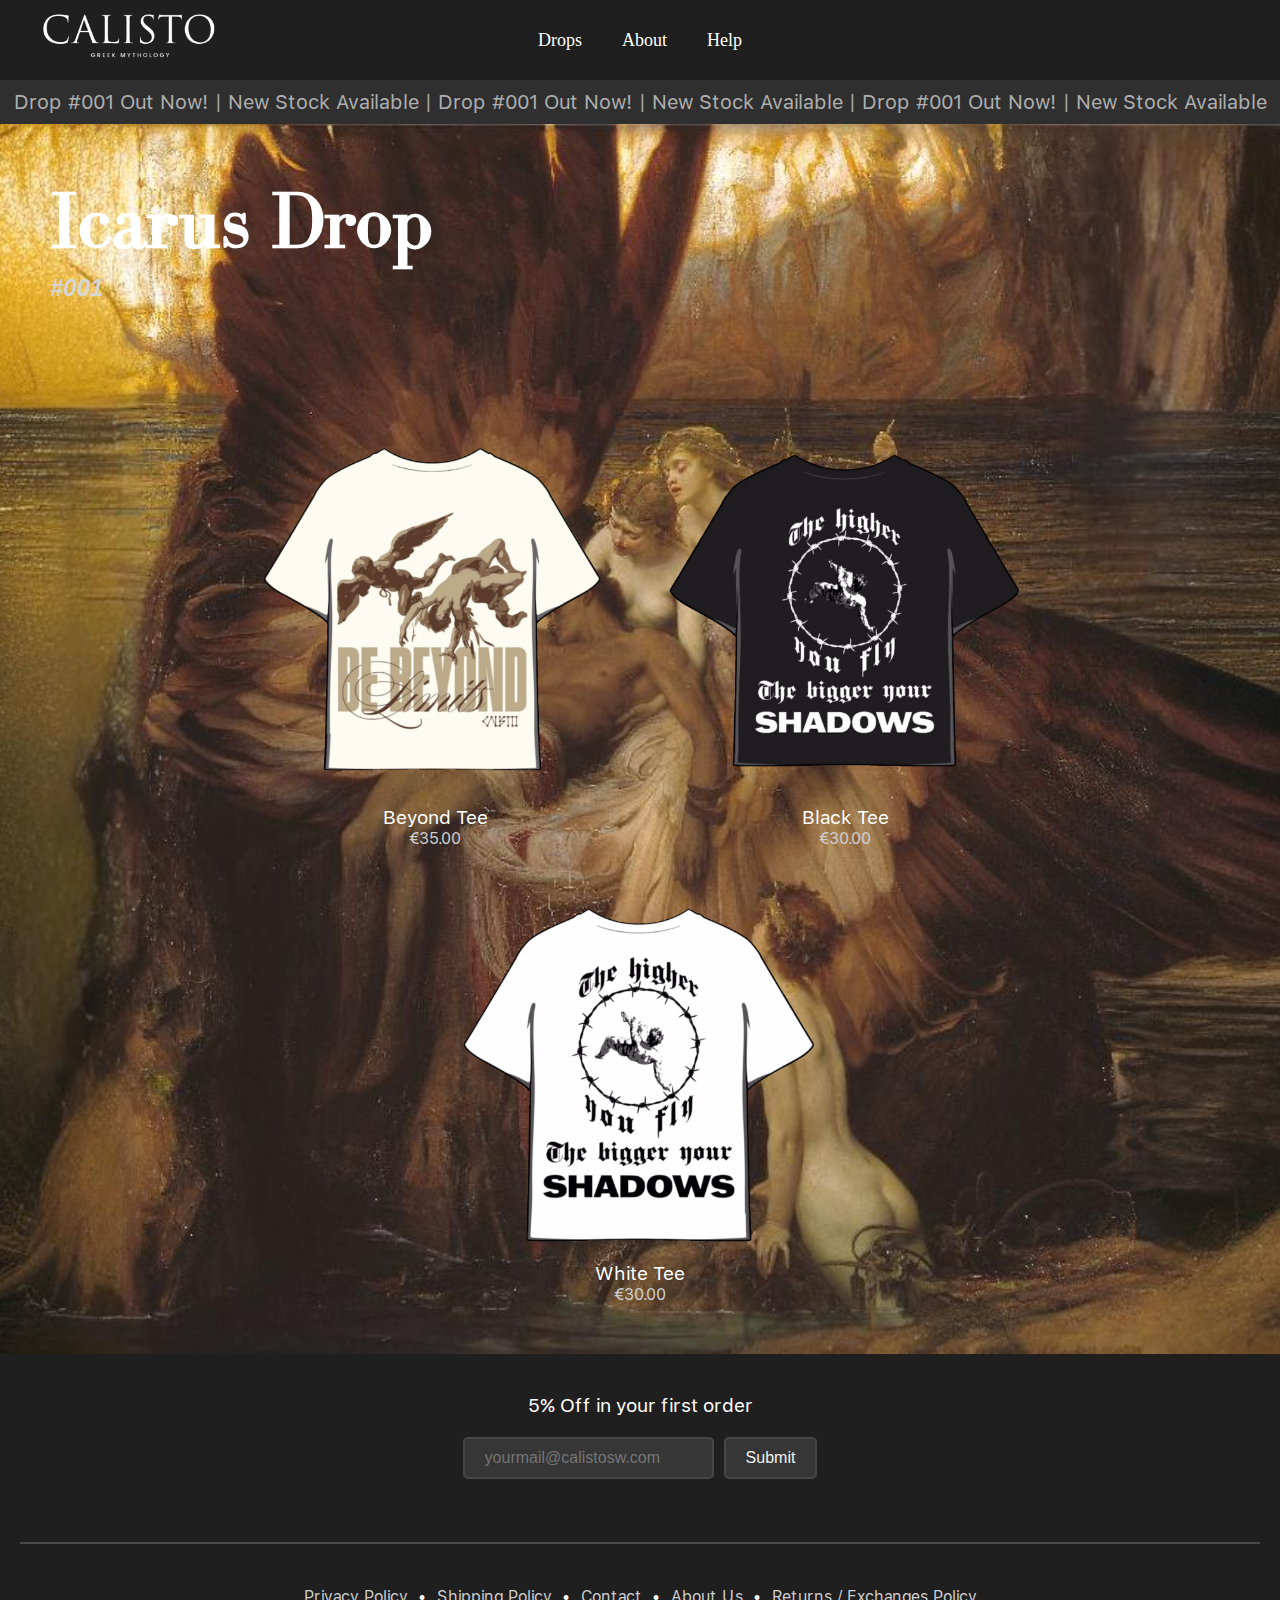
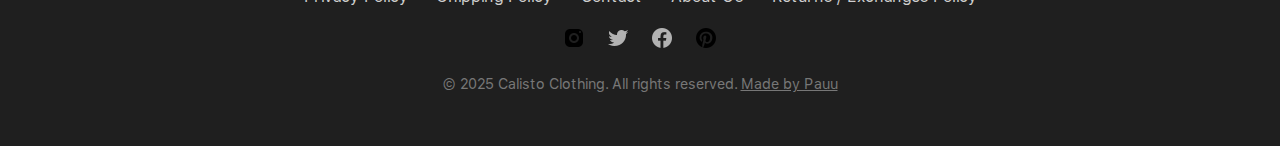
<file: index.htm>
<!DOCTYPE html>
<html lang="es">
<head>
  <meta charset="UTF-8" />
  <meta name="viewport" content="width=device-width, initial-scale=1.0"/>
  <title>Calisto Shop</title>
  <link rel="icon" type="image/x-icon" href="images/favicon.png"/>
  <style>
@font-face {
  font-family: Fenix;
  src: url('fonts/sf-pro-text-9.ttf');
}
@font-face {
  font-family: Titles;
  src: url('fonts/medio.ttf');
}

body {
  margin: 0;
  background-color: #1f1f1f;
  color: white;
  font-family: Arial, sans-serif;
}
/*Header*/
header {
  position: relative;
  background-color: #1f1f1f;
  height: 80px;
  padding: 0 40px;
  font-family: Perpetua Titling MT;
}

.logo {
  position: absolute;
  left: 40px;
  top: 50%;
  transform: translateY(-50%);
}

.logo img {
  height: 60px;
}


.navcenter {
  position: absolute;
  top: 50%;
  left: 50%;
  transform: translate(-50%, -50%);
}

.navcenter ul {
  display: flex;
  gap: 40px;
  list-style: none;
  margin: 0;
  padding: 0;
}

.navcenter li {
  position: relative;
  font-size: 18px;
  cursor: pointer;
  padding: 5px 0;
}

.navcenter li a {
  color: white;
  text-decoration: none;
  position: relative;
}

.navcenter li a::after {
  content: '';
  position: absolute;
  left: 50%;
  bottom: 0;
  width: 0;
  height: 2px;
  background-color: white;
  transform: translateX(-50%);
  transition: width 0.3s ease;
}

.navcenter li a:hover::after {
  width: 100%;
}


/* ARTICLE */
article {
  background-image: url("images/background.png");
  background-repeat: no-repeat;
  background-position: center;
  background-size: cover;
  min-height: 832px;
  padding: 50px;
  text-align: left;
}

article h1 {
  font-size: 5rem;
  font-family: Titles;
  margin: 0;
}

article h3 {
  font-size: 1.5rem;
  font-style: italic;
  color: rgb(214, 214, 214);
  margin-top: -10px; 
}

.productitem {
  margin-top: 120px;
  display: flex;
  justify-content: center;
  gap: 30px;
  flex-wrap: wrap;
  margin-bottom: 0px;
}

.productitem img {
  width: 380px;
}

.product {
  text-align: center;
  font-family: Fenix;
}
.productitem img:hover {
  transform: translate3D(0,0,0) scale(1.1);
  transition-timing-function: linear;
  transition: all .6s ease;
}
.product-name {
  margin: 0px 0 0px;
  font-size: 1.2rem;
}

.product-price {
  margin: 0;
  color: #cfcfcf;
  font-size: 1rem;
}


/* FOOTER */
footer {
  padding: 40px 20px;
  background-color: #1f1f1f;
  text-align: center;
  font-family: Fenix;
  font-size: 1.2rem;
}

footer form {
  margin: 20px 0;
  display: flex;
  flex-wrap: wrap;
  gap: 10px;
  justify-content: center;
}

.footer-links {
  display: flex;
  justify-content: center;
  gap: 10px;
  list-style: none;
  padding: 0;
  margin: 0;
  font-size: 1rem;
}

.footer-links a {
  color: #cfcfcf;
  text-decoration: none;
}
.nostyle{
  color: #777;
  text-decoration: underline;
}
.social-icons {
  margin: 20px 0;
  display: flex;
  justify-content: center;
  gap: 20px;
}

.social-icons img {
  width: 24px;
  height: 24px;
  filter: brightness(0.7);
  transition: filter 0.3s;
}

.social-icons img:hover {
  filter: brightness(1);
}

.footer-copy {
  color: #777;
  text-align: center;
  font-size: 0.9rem;
  margin-top: 10px;
}

.inputcont {
  border-radius: 5px;
  color: #f1f1f1;
  padding: 10px 20px;
  border: 2px solid #464646;
  font-size: 16px;
  background-color: #363636;
}

footer ul {
  display: flex;
  flex-wrap: wrap;
  justify-content: center;
  gap: 15px;
  padding: 0;
  margin: 0;
  list-style: none;
  font-size: 1rem;
}
.banner {
  width: 100%;
  background-color: #2f2f2f;
  color: #afafaf;
  font-size: 20px;
  text-align: center;
  padding: 10px 0;
  position: relative;
  overflow: hidden;
  font-family: Fenix;
}

.banner-content {
  display: inline-block;
  white-space: nowrap;
  animation: move-banner 20s linear infinite;
  font-family: Fenix;
}

@keyframes move-banner {
  0% {
    transform: translateX(100%);
  }
  100% {
    transform: translateX(-100%);
  }
}

hr {
  border: none;
  border-top: 2px solid rgb(73, 73, 73);
  margin: 20px 0;
}

.footer-links {
  display: flex;
  flex-wrap: wrap;
  justify-content: center;
  gap: 10px;
  padding: 0;
  margin: 0;
  list-style: none;
  font-size: 1rem;
}
  </style>
  
</head>
<body>

  <header>
    <div class="logo">
      <a href="index.htm"><img src="images/logo.png" alt="Logo" ></a>
    </div>
    <nav class="navcenter">
      <ul>
        <li><a href="drops.htm">Drops</a></li>
        <li><a href="about.htm">About</a></li>
        <li><a href="help.htm">Help</a></li>
      </ul>
    </nav>
  </header>

  <div class="banner">
    <div class="banner-content">
      Drop #001 Out Now! | New Stock Available | Drop #001 Out Now! | New Stock Available | Drop #001 Out Now! | New Stock Available
    </div>
  </div>

  <article>
    <h1>Icarus Drop</h1>
    <br>
    <h3>#001</h3>
    <div class="productitem">
    <div class="product">
      <img src="images/beyondtee.png" alt="Beyond Tee">
      <p class="product-name">Beyond Tee</p>
      <p class="product-price">€35.00</p>
    </div>
    <div class="product">
      <img src="images/blacktee.png" alt="Black Tee">
      <p class="product-name">Black Tee</p>
      <p class="product-price">€30.00</p>
    </div>
    <div class="product">
      <img src="images/whitetee.png" alt="White Tee">
      <p class="product-name">White Tee</p>
      <p class="product-price">€30.00</p>
    </div>
  </div>
  </article>
  

  <footer>
    
    <div>5% Off in your first order</div>
    <form action="mailto:leandrezgo@esat-alumni.com" method="post" enctype="text/plain" name="form1">
      <input class="inputcont" type="email" placeholder="yourmail@calistosw.com">
      <input class="inputcont" type="submit" value="Submit">
    </form>
    <br>
    <hr>
    <br>
    <ul class="footer-links">
      <li><a href="#">Privacy Policy</a></li>
      <li>•</li>
      <li><a href="#">Shipping Policy</a></li>
      <li>•</li>
      <li><a href="help.htm">Contact</a></li>
      <li>•</li>
      <li><a href="#">About Us</a></li>
      <li>•</li>
      <li><a href="#">Returns / Exchanges Policy</a></li>
    </ul>
  
    <div class="social-icons">
      <a href="#"><img src="images/instagram.png" alt="Instagram"></a>
      <a href="#"><img src="images/twitter.png" alt="Twitter"></a>
      <a href="#"><img src="images/facebook.png" alt="Facebook"></a>
      <a href="#"><img src="images/pinterest.png" alt="Pinterest"></a>
    </div>
  
    <p class="footer-copy">© 2025 Calisto Clothing. All rights reserved. <a class="nostyle" href="pdf.htm">Made by Pauu</a></p>
  </footer>
    
</body>
</html>
</file>
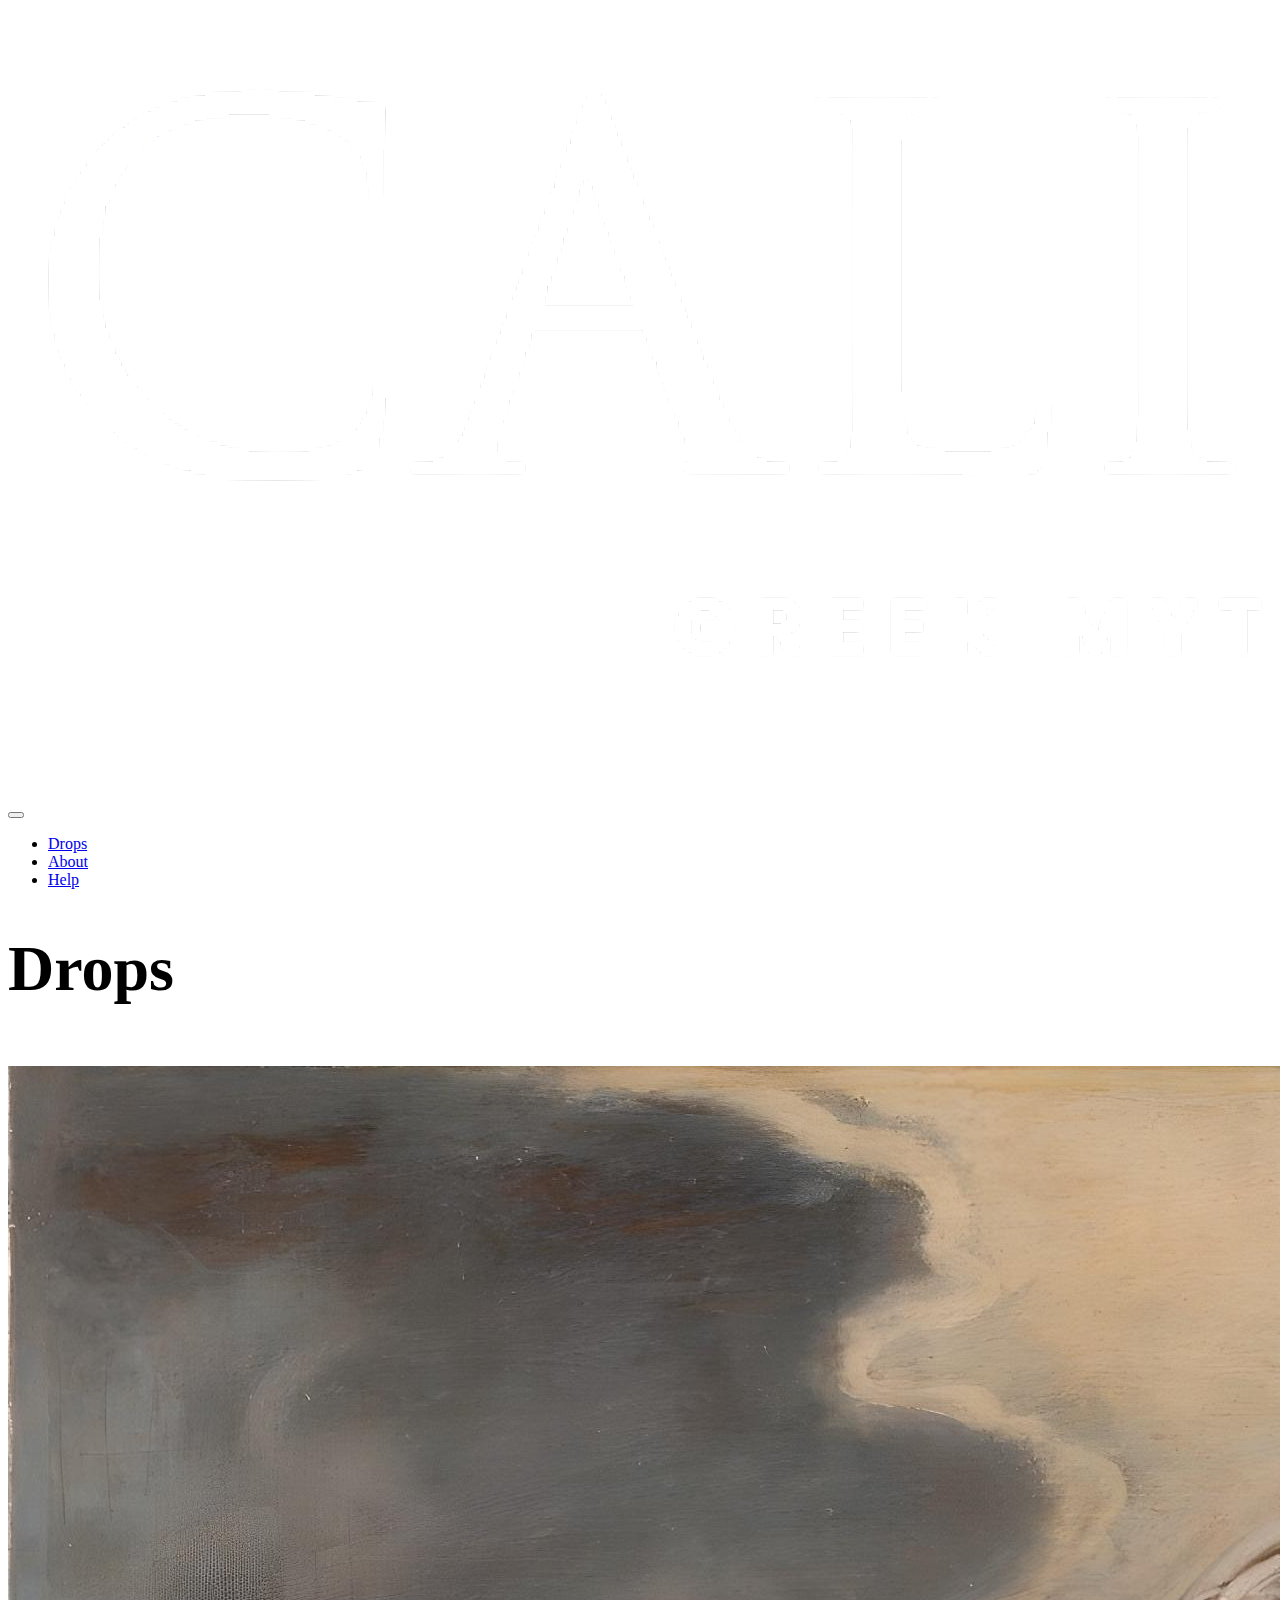
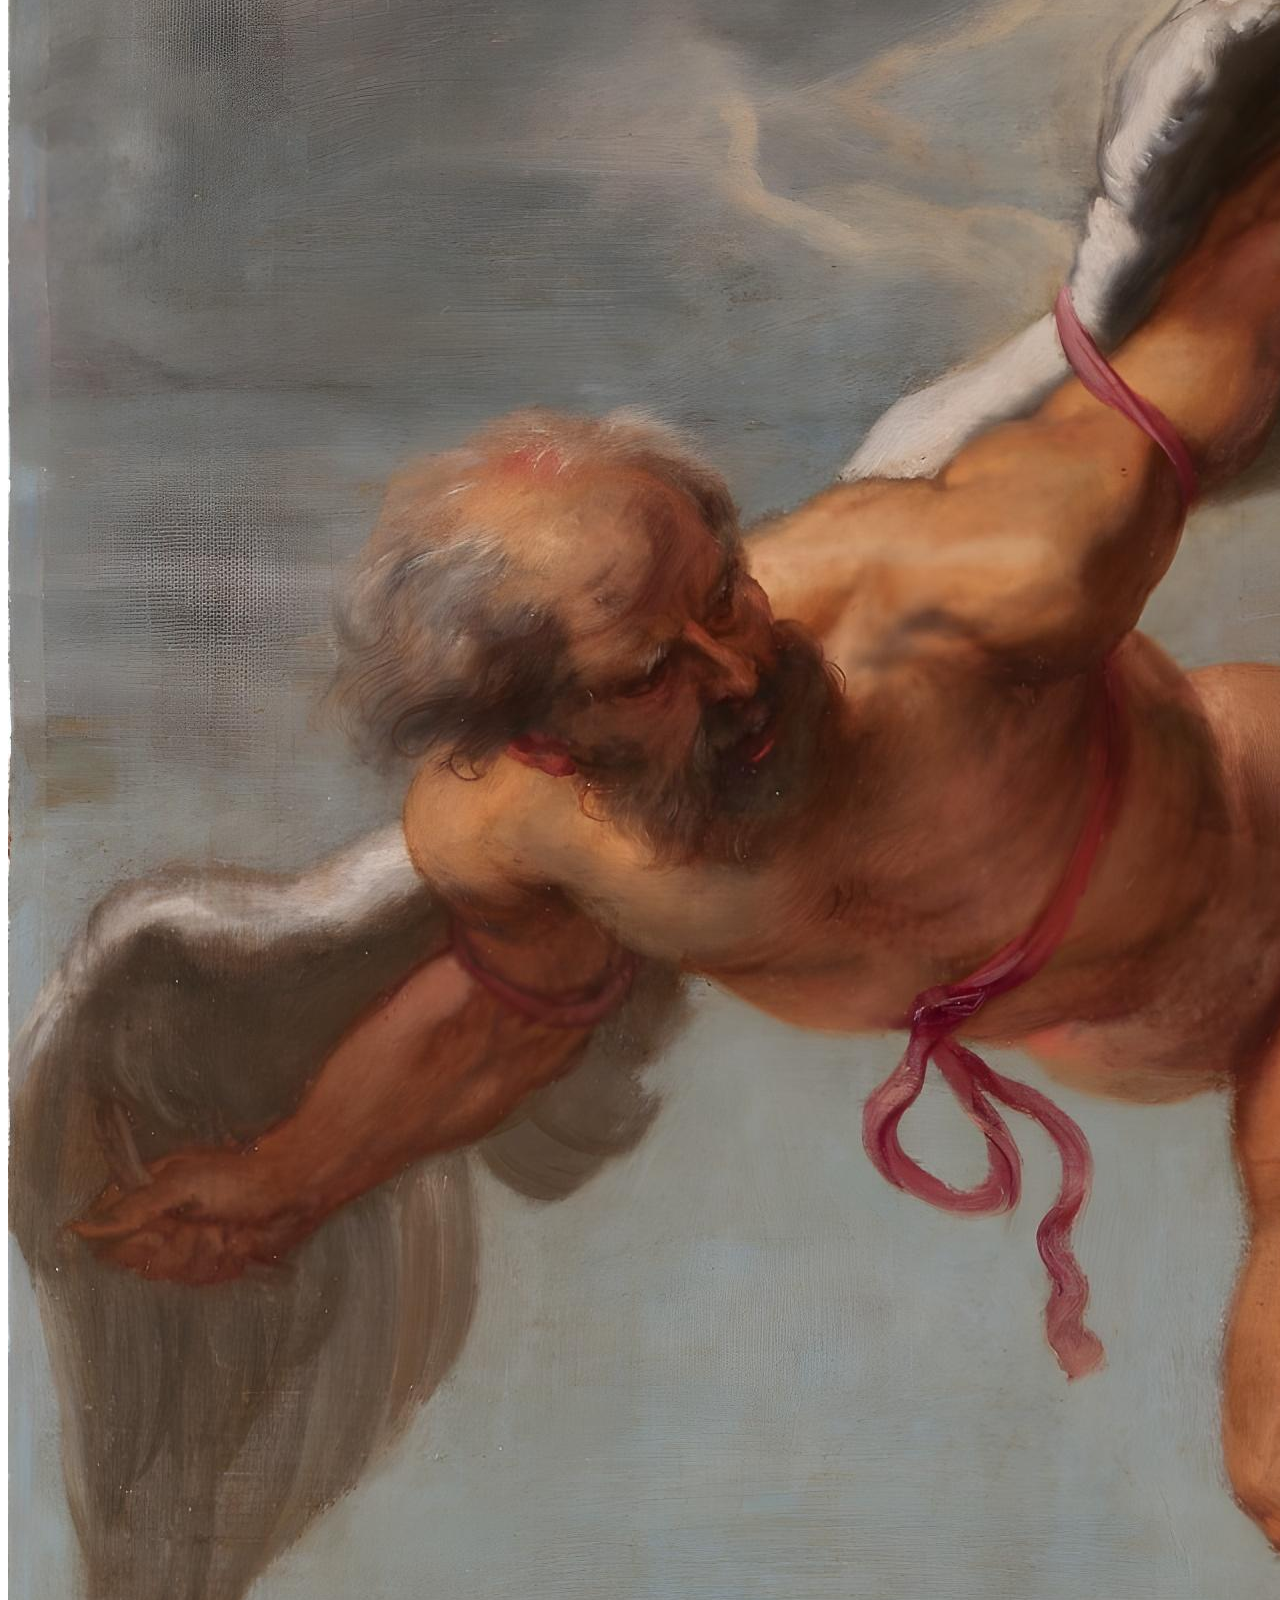
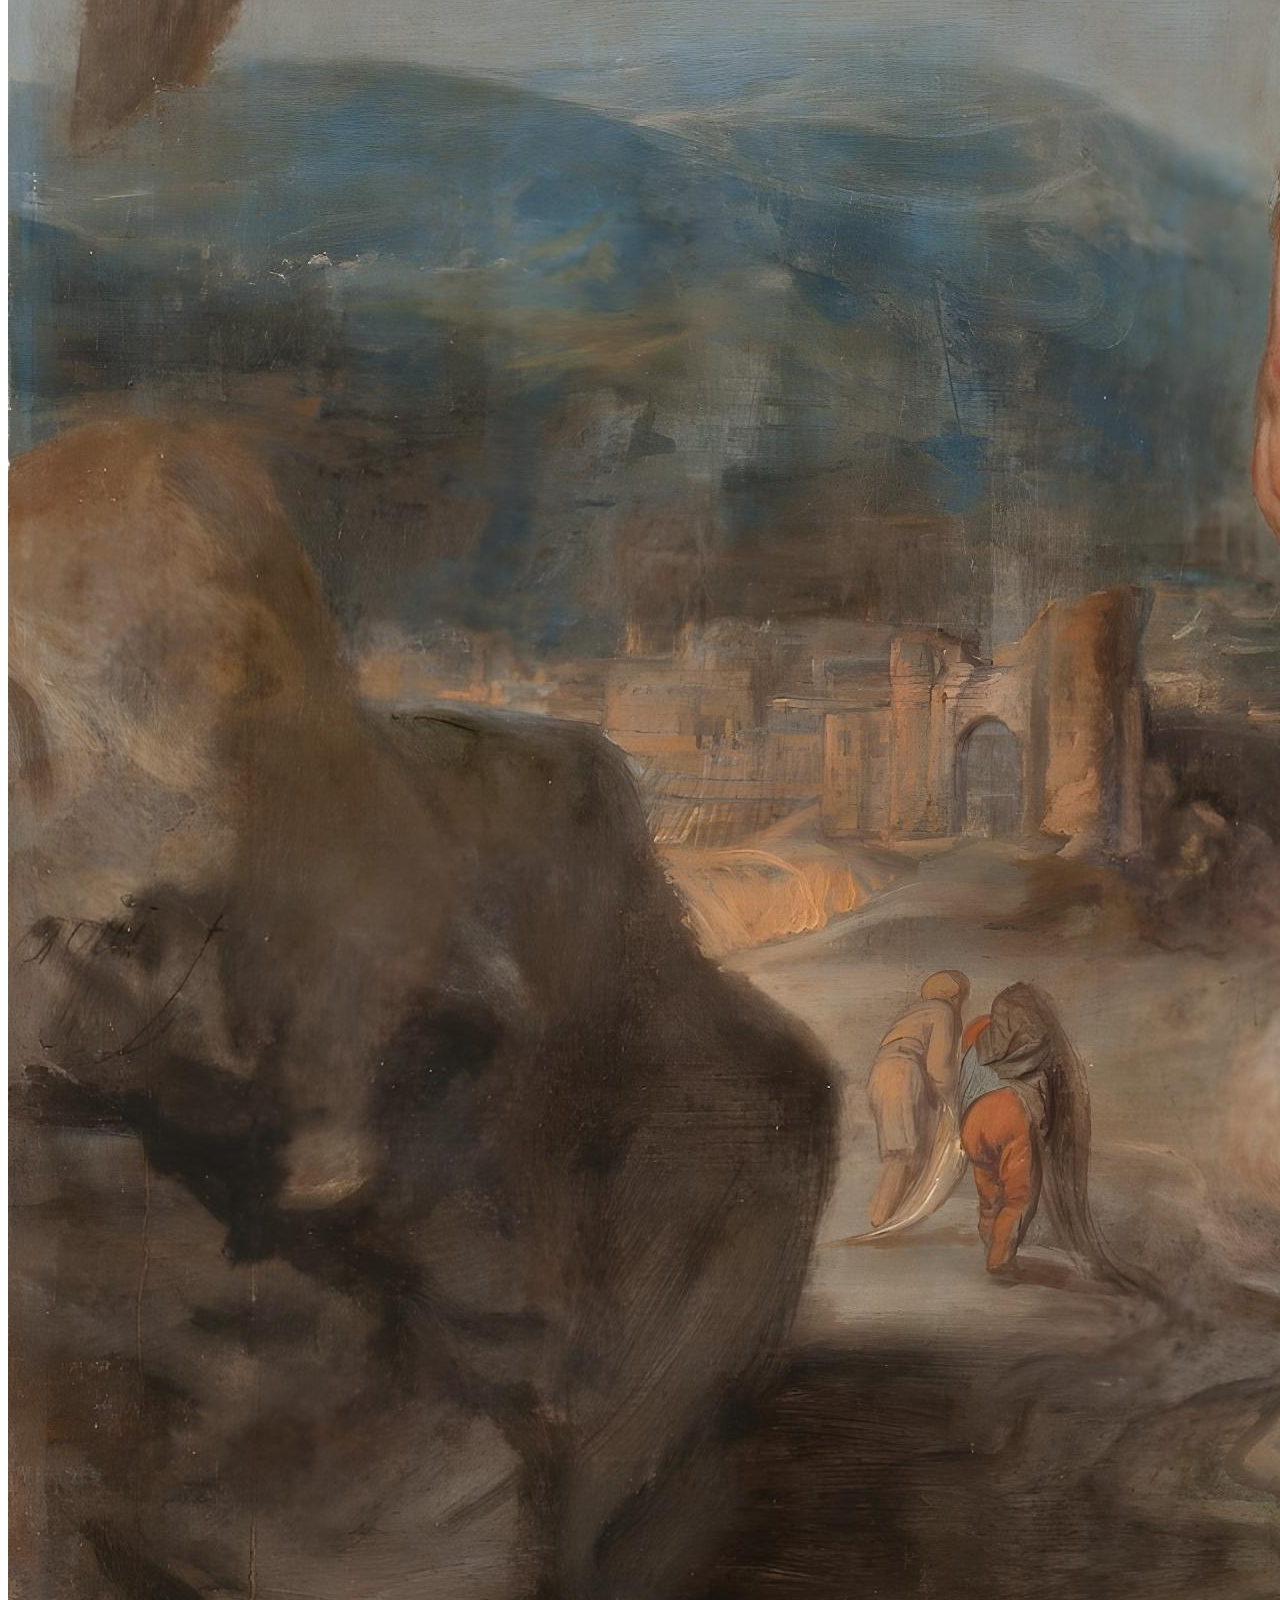
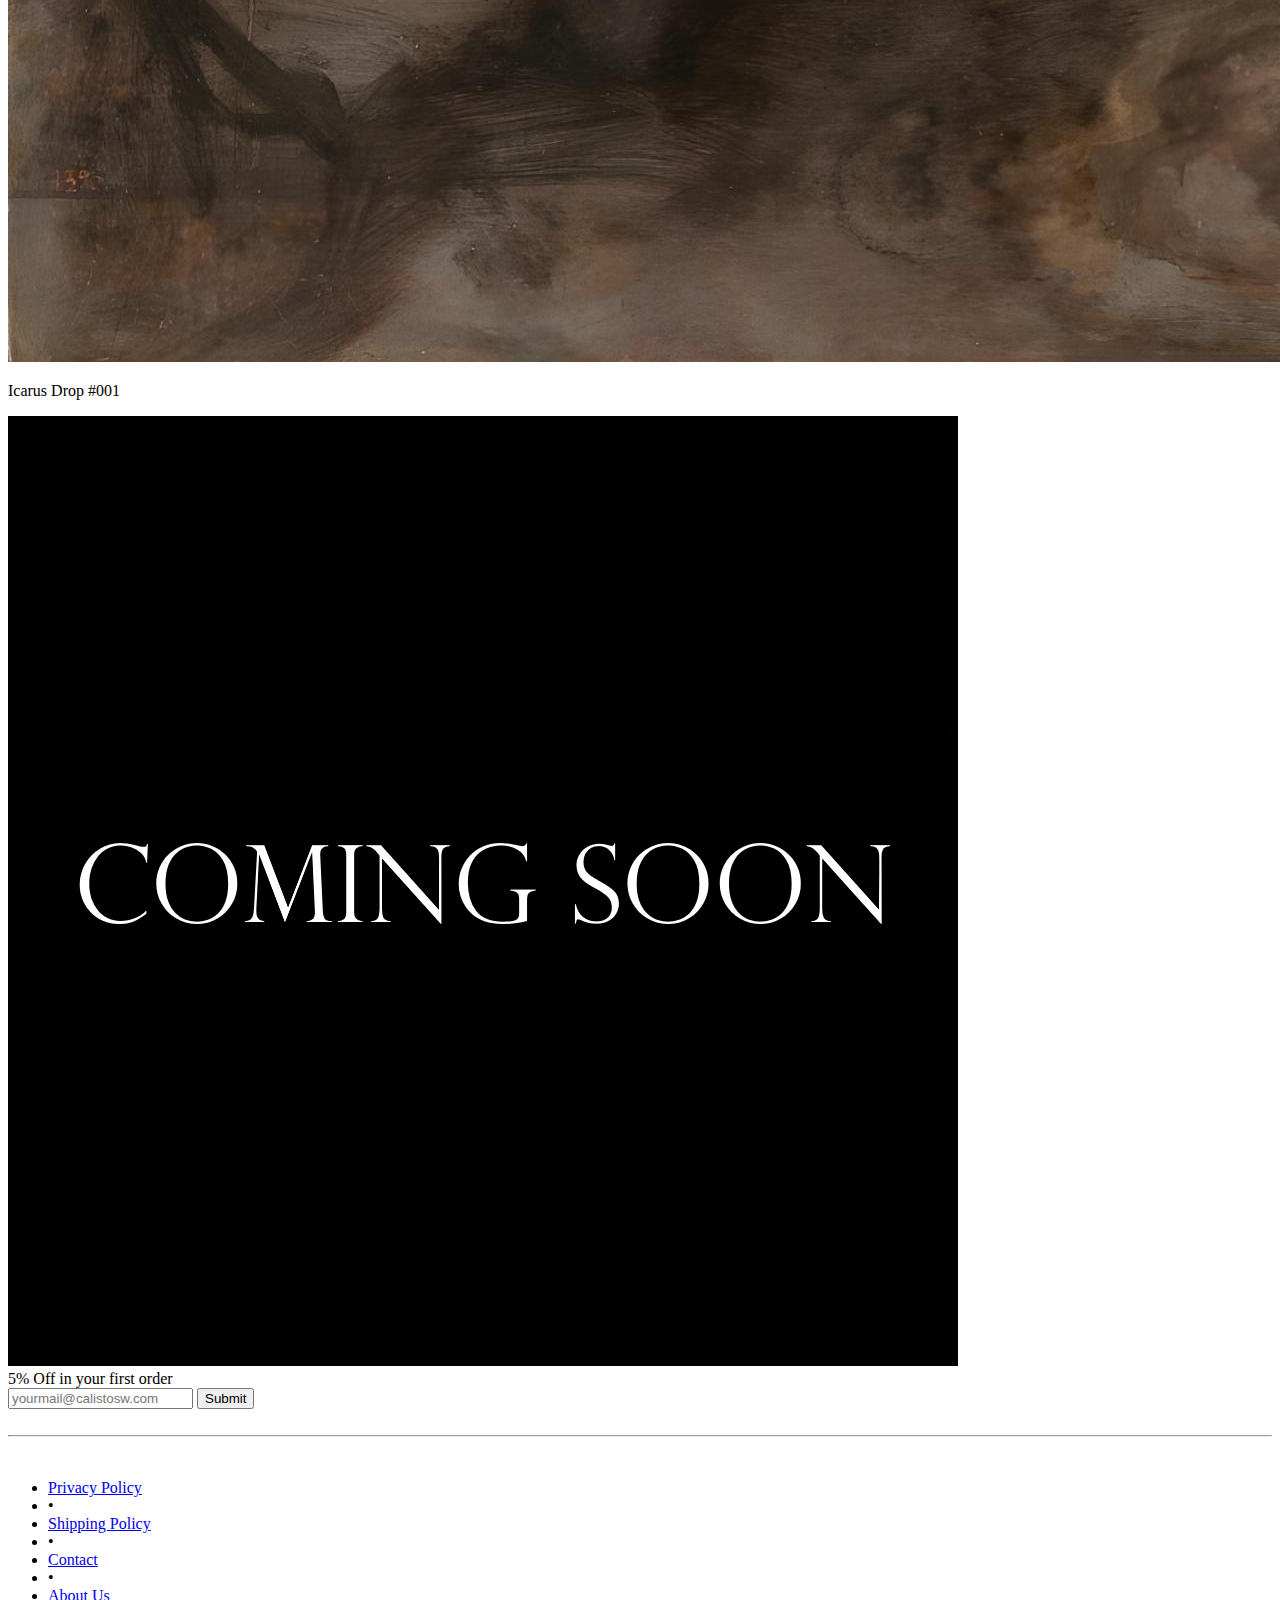
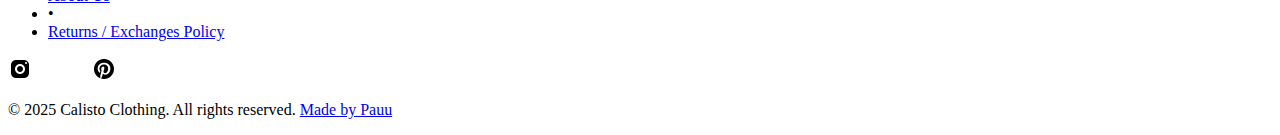
<file: drops.html>
<!DOCTYPE html>
<html lang="es">
<head>
  <meta charset="UTF-8" />
  <meta name="viewport" content="width=device-width, initial-scale=1.0"/>
  <meta name="Author" content="Pau Leandrez Gomez"/>
  <meta name="description" content="Tienda de ropa urbana para jóvenes.">  
  <meta name="Keywords" content="Ropa,StreetWear,clothing,style">  
  <title>Calisto Shop</title>
  <link rel="icon" type="image/x-icon" href="images/favicon.png"/>
  <script src="script.js"></script>
  <link rel="stylesheet" href="styles.css">
</head>
<body>

  <header>
    <div class="logo">
      <a href="index.html"><img src="images/logo.png" alt="Logo"></a>
    </div>
    
    <button class="hamburger">
      <span></span>
      <span></span>
      <span></span>
    </button>
    
    <nav class="navcenter">
      <ul>
        <li><a href="drops.html">Drops</a></li>
        <li><a href="about.html">About</a></li>
        <li><a href="help.html">Help</a></li>
      </ul>
    </nav>
    
    <div class="overlay"></div>
  </header>
 

  <article>
    <h1 style="font-family: Fenix; font-size: 4rem; margin-bottom: 60px;">Drops</h1>
    
    <div class="drops-container">
      <div class="drop-card">
        <a href="index.html" style="text-decoration: none; display: inline-block;">
        <img src="images/icarusdrop.png" alt="Drop 001">
        </a>
        <p>Icarus Drop #001</p>
      </div>
      <div class="drop-card">
        <img src="images/comingsoondrop.png" alt="Drop 002">
      </div>
    </div>
    
  </article>

  <footer>
    
    <div>5% Off in your first order</div>
    <form action="mailto:leandrezgo@esat-alumni.com" method="post" enctype="text/plain" name="form1">
      <input class="inputcont" type="email" placeholder="yourmail@calistosw.com">
      <input class="inputcont" type="submit" value="Submit">
    </form>
    <br>
    <hr>
    <br>
    <ul class="footer-links">
      <li><a href="privacythings.html">Privacy Policy</a></li>
      <li>•</li>
      <li><a href="privacythings.html">Shipping Policy</a></li>
      <li>•</li>
      <li><a href="help.html">Contact</a></li>
      <li>•</li>
      <li><a href="about.html">About Us</a></li>
      <li>•</li>
      <li><a href="privacythings.html">Returns / Exchanges Policy</a></li>
    </ul>
  
    <div class="social-icons">
      <a href="#"><img src="images/instagram.png" alt="Instagram"></a>
      <a href="#"><img src="images/twitter.png" alt="Twitter"></a>
      <a href="#"><img src="images/facebook.png" alt="Facebook"></a>
      <a href="#"><img src="images/pinterest.png" alt="Pinterest"></a>
    </div>
  
    <p class="footer-copy">© 2025 Calisto Clothing. All rights reserved. <a class="nostyle" href="curriculum/cv.html" target="_blank">Made by Pauu</a></p>
  </footer>

</body>
</html>
</file>
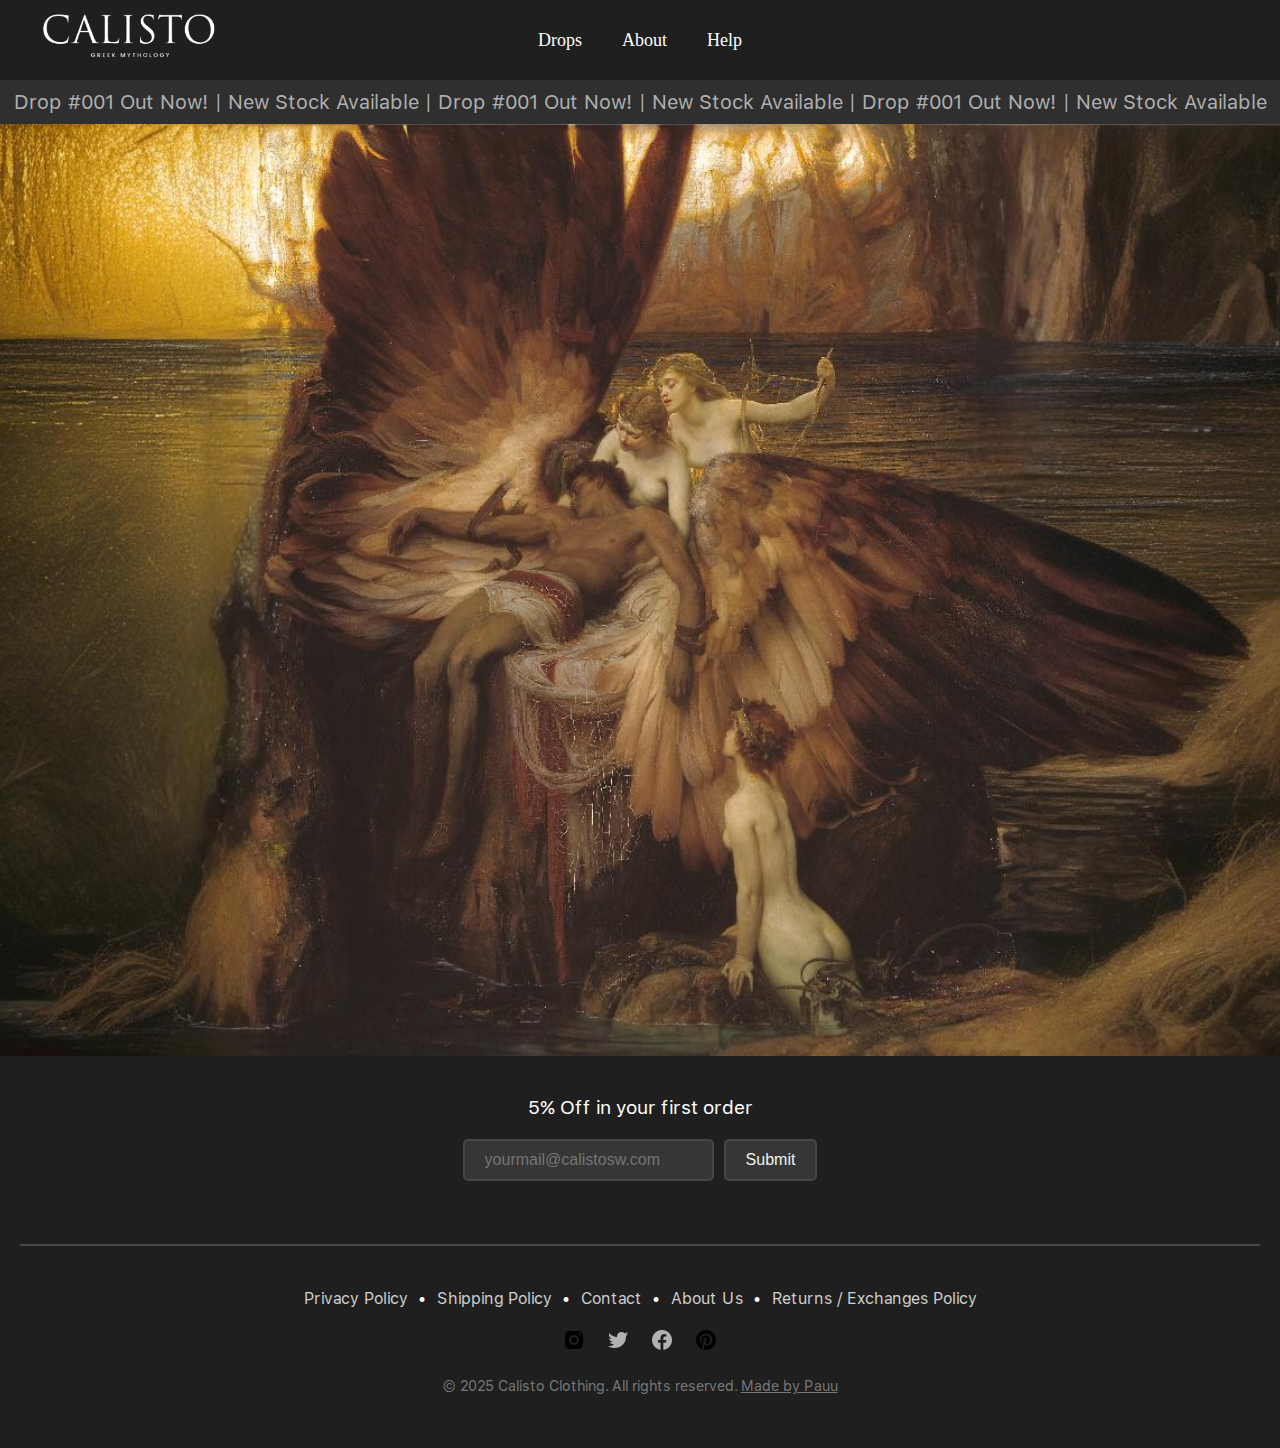
<file: plantilla.html>
<!DOCTYPE html>
<html lang="es">
<head>
  <meta charset="UTF-8" />
  <meta name="viewport" content="width=device-width, initial-scale=1.0"/>
  <meta name="Author" content="Pau Leandrez Gomez"/>
  <meta name="description" content="Tienda de ropa urbana para jóvenes.">  
  <title>Calisto Shop</title>
  <link rel="icon" type="image/x-icon" href="images/favicon.png"/>
  <script>
    // JavaScript para el menú hamburguesa
    document.addEventListener('DOMContentLoaded', function() {
      const hamburger = document.querySelector('.hamburger');
      const navCenter = document.querySelector('.navcenter');
      const overlay = document.querySelector('.overlay');
      
      hamburger.addEventListener('click', function() {
        this.classList.toggle('active');
        navCenter.classList.toggle('active');
        overlay.classList.toggle('active');
      });
      
      overlay.addEventListener('click', function() {
        hamburger.classList.remove('active');
        navCenter.classList.remove('active');
        this.classList.remove('active');
      });
      
      // Cerrar el menú al hacer clic en un enlace (para móviles)
      const navLinks = document.querySelectorAll('.navcenter a');
      navLinks.forEach(link => {
        link.addEventListener('click', function() {
          if (window.innerWidth <= 768) {
            hamburger.classList.remove('active');
            navCenter.classList.remove('active');
            overlay.classList.remove('active');
          }
        });
      });
    });
  </script>
  <style>
@font-face {
  font-family: Fenix;
  src: url('fonts/sf-pro-text-9.ttf');
}
@font-face {
  font-family: Titles;
  src: url('fonts/medio.ttf');
}

body {
  margin: 0;
  background-color: #1f1f1f;
  color: white;
  font-family: Arial, sans-serif;
}

header {
  position: relative;
  background-color: #1f1f1f;
  height: 80px;
  padding: 0 40px;
  font-family: Perpetua Titling MT;
  display: flex;
  justify-content: space-between;
  align-items: center;
}

.logo {
  z-index: 1001;
}

.logo img {
  height: 60px;
}

/* Menú Hamburguesa */
.hamburger {
  display: none;
  cursor: pointer;
  background: none;
  border: none;
  padding: 10px;
  z-index: 1001;
}

.hamburger span {
  display: block;
  width: 25px;
  height: 3px;
  background-color: white;
  margin: 5px 0;
  transition: all 0.3s ease;
}


.navcenter {
  position: absolute;
  left: 50%;
  transform: translateX(-50%);
}

.navcenter ul {
  display: flex;
  gap: 40px;
  list-style: none;
  margin: 0;
  padding: 0;
}

.navcenter li {
  position: relative;
  font-size: 18px;
  cursor: pointer;
  padding: 5px 0;
}

.navcenter li a {
  color: white;
  text-decoration: none;
  position: relative;
}

.navcenter li a::after {
  content: '';
  position: absolute;
  left: 50%;
  bottom: 0;
  width: 0;
  height: 2px;
  background-color: white;
  transform: translateX(-50%);
  transition: width 0.3s ease;
}

.navcenter li a:hover::after {
  width: 100%;
}


@media (max-width: 768px) {
  header {
    padding: 0 20px;
  }
  
  .hamburger {
    display: block;
  }
  
  .navcenter {
    position: fixed;
    top: 0;
    left: -100%;
    width: 70%;
    height: 100vh;
    background-color: #1f1f1f;
    transition: all 0.3s ease;
    z-index: 1000;
    padding-top: 80px;
    box-sizing: border-box;
    transform: none;
  }
  
  .navcenter.active {
    left: 0;
  }
  
  .navcenter ul {
    flex-direction: column;
    gap: 20px;
    padding: 20px;
  }
  

  .hamburger.active span:nth-child(1) {
    transform: rotate(45deg) translate(5px, 5px);
  }
  
  .hamburger.active span:nth-child(2) {
    opacity: 0;
  }
  
  .hamburger.active span:nth-child(3) {
    transform: rotate(-45deg) translate(7px, -6px);
  }
  
  /* Overlay */
  .overlay {
    position: fixed;
    top: 0;
    left: 0;
    width: 100%;
    height: 100%;
    background-color: rgba(0, 0, 0, 0.5);
    z-index: 999;
    display: none;
  }
  
  .overlay.active {
    display: block;
  }
}

/* ARTICLE */
article {
  background-image: url("images/background.png");
  background-repeat: no-repeat;
  background-position: center;
  background-size: cover;
  min-height: 832px;
  padding: 50px;
  text-align: left;
}

article h1 {
  font-size: 5rem;
  font-family: Titles;
  margin: 0;
}

article h3 {
  font-size: 1.5rem;
  font-style: italic;
  color: rgb(214, 214, 214);
  margin-top: -10px; 
}

.productitem {
  margin-top: 120px;
  display: flex;
  justify-content: center;
  gap: 30px;
  flex-wrap: wrap;
  margin-bottom: 0px;
}

.productitem img {
  width: 380px;
}

.product {
  text-align: center;
  font-family: Fenix;
}
.productitem img:hover {
  transform: translate3D(0,0,0) scale(1.1);
  transition-timing-function: linear;
  transition: all .6s ease;
}
.product-name {
  margin: 0px 0 0px;
  font-size: 1.2rem;
}

.product-price {
  margin: 0;
  color: #cfcfcf;
  font-size: 1rem;
}

/* FOOTER */
footer {
  padding: 40px 20px;
  background-color: #1f1f1f;
  text-align: center;
  font-family: Fenix;
  font-size: 1.2rem;
}

footer form {
  margin: 20px 0;
  display: flex;
  flex-wrap: wrap;
  gap: 10px;
  justify-content: center;
}

.footer-links {
  display: flex;
  justify-content: center;
  gap: 10px;
  list-style: none;
  padding: 0;
  margin: 0;
  font-size: 1rem;
}

.footer-links a {
  color: #cfcfcf;
  text-decoration: none;
}
.nostyle{
  color: #777;
  text-decoration: underline;
}
.social-icons {
  margin: 20px 0;
  display: flex;
  justify-content: center;
  gap: 20px;
}

.social-icons img {
  width: 24px;
  height: 24px;
  filter: brightness(0.7);
  transition: filter 0.3s;
}

.social-icons img:hover {
  filter: brightness(1);
}

.footer-copy {
  color: #777;
  text-align: center;
  font-size: 0.9rem;
  margin-top: 10px;
}

.inputcont {
  border-radius: 5px;
  color: #f1f1f1;
  padding: 10px 20px;
  border: 2px solid #464646;
  font-size: 16px;
  background-color: #363636;
}

footer ul {
  display: flex;
  flex-wrap: wrap;
  justify-content: center;
  gap: 15px;
  padding: 0;
  margin: 0;
  list-style: none;
  font-size: 1rem;
}
.banner {
  width: 100%;
  background-color: #2f2f2f;
  color: #afafaf;
  font-size: 20px;
  text-align: center;
  padding: 10px 0;
  position: relative;
  overflow: hidden;
  font-family: Fenix;
}

.banner-content {
  display: inline-block;
  white-space: nowrap;
  animation: move-banner 20s linear infinite;
  font-family: Fenix;
}

@keyframes move-banner {
  0% {
    transform: translateX(100%);
  }
  100% {
    transform: translateX(-100%);
  }
}

hr {
  border: none;
  border-top: 2px solid rgb(73, 73, 73);
  margin: 20px 0;
}

.footer-links {
  display: flex;
  flex-wrap: wrap;
  justify-content: center;
  gap: 10px;
  padding: 0;
  margin: 0;
  list-style: none;
  font-size: 1rem;
}
</style>
</head>
<body>

  <header>
    <div class="logo">
      <a href="index.html"><img src="images/logo.png" alt="Logo"></a>
    </div>
    
    <button class="hamburger">
      <span></span>
      <span></span>
      <span></span>
    </button>
    
    <nav class="navcenter">
      <ul>
        <li><a href="drops.html">Drops</a></li>
        <li><a href="about.html">About</a></li>
        <li><a href="help.html">Help</a></li>
      </ul>
    </nav>
    
    <div class="overlay"></div>
  </header>

  <div class="banner">
    <div class="banner-content">
      Drop #001 Out Now! | New Stock Available | Drop #001 Out Now! | New Stock Available | Drop #001 Out Now! | New Stock Available
    </div>
  </div>

  <article>
  </article>
  

  <footer>
    
    <div>5% Off in your first order</div>
    <form action="mailto:leandrezgo@esat-alumni.com" method="post" enctype="text/plain" name="form1">
      <input class="inputcont" type="email" placeholder="yourmail@calistosw.com">
      <input class="inputcont" type="submit" value="Submit">
    </form>
    <br>
    <hr>
    <br>
    <ul class="footer-links">
      <li><a href="privacythings.html">Privacy Policy</a></li>
      <li>•</li>
      <li><a href="privacythings.html">Shipping Policy</a></li>
      <li>•</li>
      <li><a href="help.html">Contact</a></li>
      <li>•</li>
      <li><a href="about.html">About Us</a></li>
      <li>•</li>
      <li><a href="privacythings.html">Returns / Exchanges Policy</a></li>
    </ul>
  
    <div class="social-icons">
      <a href="#"><img src="images/instagram.png" alt="Instagram"></a>
      <a href="#"><img src="images/twitter.png" alt="Twitter"></a>
      <a href="#"><img src="images/facebook.png" alt="Facebook"></a>
      <a href="#"><img src="images/pinterest.png" alt="Pinterest"></a>
    </div>
    
    <p class="footer-copy">© 2025 Calisto Clothing. All rights reserved. <a class="nostyle" href="curriculum/cv.html" target="_blank">Made by Pauu</a></p>
  </footer>
</body>
</html>
</file>
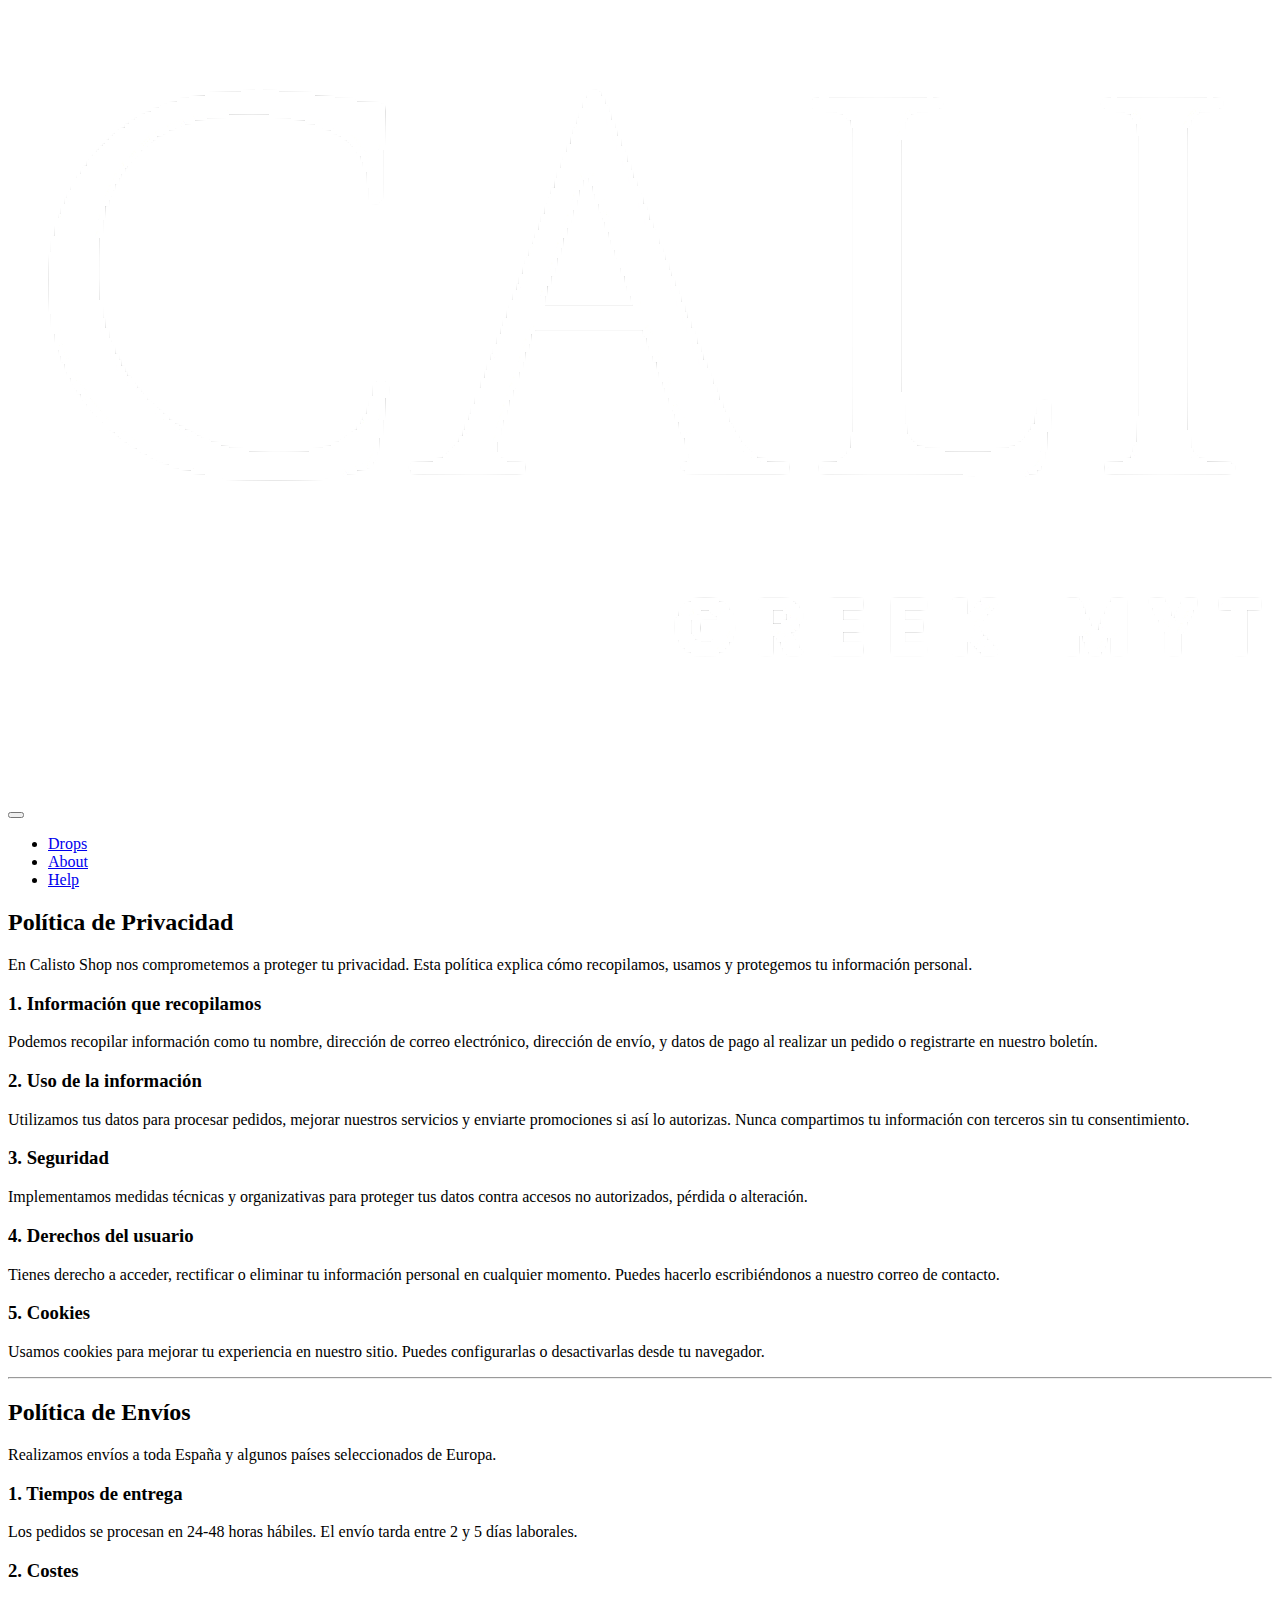
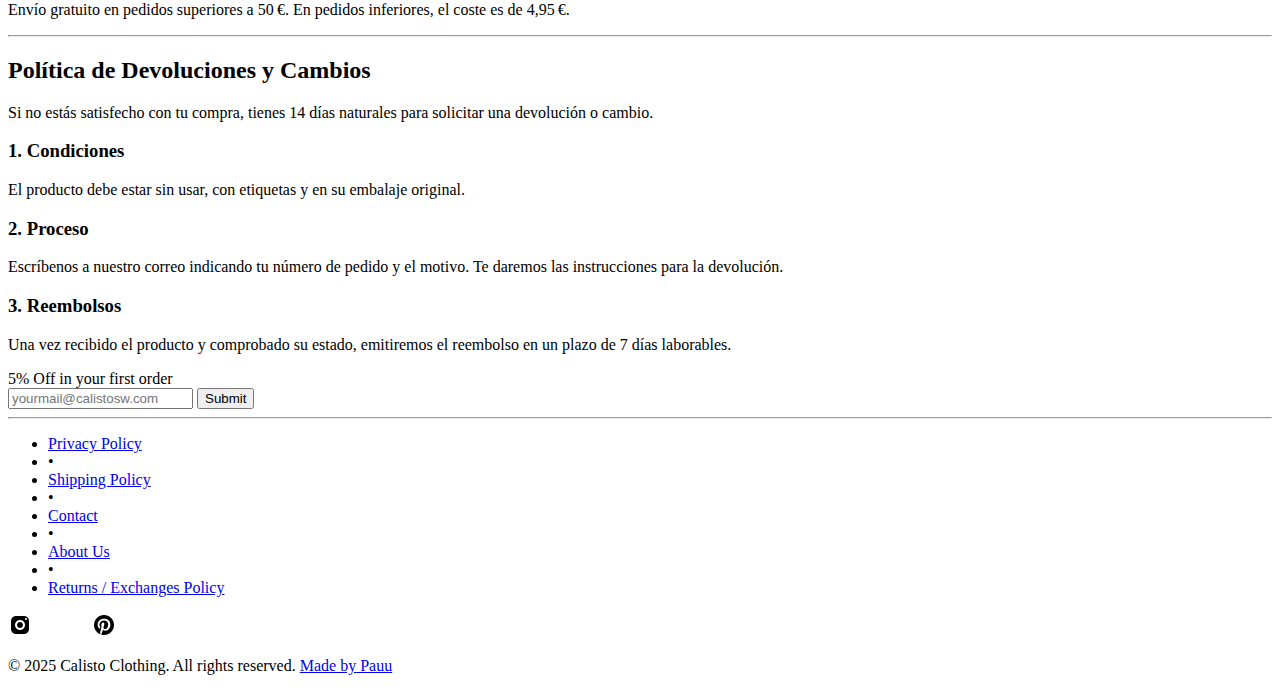
<file: privacythings.html>
<!DOCTYPE html>
<html lang="es">
<head>
  <meta charset="UTF-8" />
  <meta name="viewport" content="width=device-width, initial-scale=1.0"/>
  <meta name="Author" content="Pau Leandrez Gomez"/>
  <meta name="description" content="Tienda de ropa urbana para jóvenes.">  
  <meta name="Keywords" content="Ropa,StreetWear,clothing,style">  

  <title>Calisto Shop</title>
  <link rel="icon" type="image/x-icon" href="images/favicon.png"/>
  <script src="script.js"></script>
  <link rel="stylesheet" href="styles.css">
</head>
<body>

  <header>
    <div class="logo">
      <a href="index.html"><img src="images/logo.png" alt="Logo"></a>
    </div>
    
    <button class="hamburger">
      <span></span>
      <span></span>
      <span></span>
    </button>
    
    <nav class="navcenter">
      <ul>
        <li><a href="drops.html">Drops</a></li>
        <li><a href="about.html">About</a></li>
        <li><a href="help.html">Help</a></li>
      </ul>
    </nav>
    
    <div class="overlay"></div>
  </header>

  <article>
    <div class="privacy-container">
        <h2>Política de Privacidad</h2>
        <p>En Calisto Shop nos comprometemos a proteger tu privacidad. Esta política explica cómo recopilamos, usamos y protegemos tu información personal.</p>
    
        <h3>1. Información que recopilamos</h3>
        <p>Podemos recopilar información como tu nombre, dirección de correo electrónico, dirección de envío, y datos de pago al realizar un pedido o registrarte en nuestro boletín.</p>
    
        <h3>2. Uso de la información</h3>
        <p>Utilizamos tus datos para procesar pedidos, mejorar nuestros servicios y enviarte promociones si así lo autorizas. Nunca compartimos tu información con terceros sin tu consentimiento.</p>
    
        <h3>3. Seguridad</h3>
        <p>Implementamos medidas técnicas y organizativas para proteger tus datos contra accesos no autorizados, pérdida o alteración.</p>
    
        <h3>4. Derechos del usuario</h3>
        <p>Tienes derecho a acceder, rectificar o eliminar tu información personal en cualquier momento. Puedes hacerlo escribiéndonos a nuestro correo de contacto.</p>
    
        <h3>5. Cookies</h3>
        <p>Usamos cookies para mejorar tu experiencia en nuestro sitio. Puedes configurarlas o desactivarlas desde tu navegador.</p>
    
        <hr>
    
        <h2>Política de Envíos</h2>
        <p>Realizamos envíos a toda España y algunos países seleccionados de Europa.</p>
    
        <h3>1. Tiempos de entrega</h3>
        <p>Los pedidos se procesan en 24-48 horas hábiles. El envío tarda entre 2 y 5 días laborales.</p>
    
        <h3>2. Costes</h3>
        <p>Envío gratuito en pedidos superiores a 50 €. En pedidos inferiores, el coste es de 4,95 €.</p>
    
        <hr>
    
        <h2>Política de Devoluciones y Cambios</h2>
        <p>Si no estás satisfecho con tu compra, tienes 14 días naturales para solicitar una devolución o cambio.</p>
    
        <h3>1. Condiciones</h3>
        <p>El producto debe estar sin usar, con etiquetas y en su embalaje original.</p>
    
        <h3>2. Proceso</h3>
        <p>Escríbenos a nuestro correo indicando tu número de pedido y el motivo. Te daremos las instrucciones para la devolución.</p>
    
        <h3>3. Reembolsos</h3>
        <p>Una vez recibido el producto y comprobado su estado, emitiremos el reembolso en un plazo de 7 días laborables.</p>
      </div>
  </article>

  <footer>
    <div>5% Off in your first order</div>
    <form action="mailto:leandrezgo@esat-alumni.com" method="post" enctype="text/plain">
      <input class="inputcont" type="email" placeholder="yourmail@calistosw.com">
      <input class="inputcont" type="submit" value="Submit">
    </form>
    <hr>
    <ul class="footer-links">
      <li><a href="privacythings.html">Privacy Policy</a></li>
      <li>•</li>
      <li><a href="privacythings.html">Shipping Policy</a></li>
      <li>•</li>
      <li><a href="help.html">Contact</a></li>
      <li>•</li>
      <li><a href="about.html">About Us</a></li>
      <li>•</li>
      <li><a href="privacythings.html">Returns / Exchanges Policy</a></li>
    </ul>
    <div class="social-icons">
      <a href="#"><img src="images/instagram.png" alt="Instagram"></a>
      <a href="#"><img src="images/twitter.png" alt="Twitter"></a>
      <a href="#"><img src="images/facebook.png" alt="Facebook"></a>
      <a href="#"><img src="images/pinterest.png" alt="Pinterest"></a>
    </div>
    <p class="footer-copy">© 2025 Calisto Clothing. All rights reserved. <a class="nostyle" href="curriculum/cv.html" target="_blank">Made by Pauu</a></p>
  </footer>

</body>
</html>
</file>
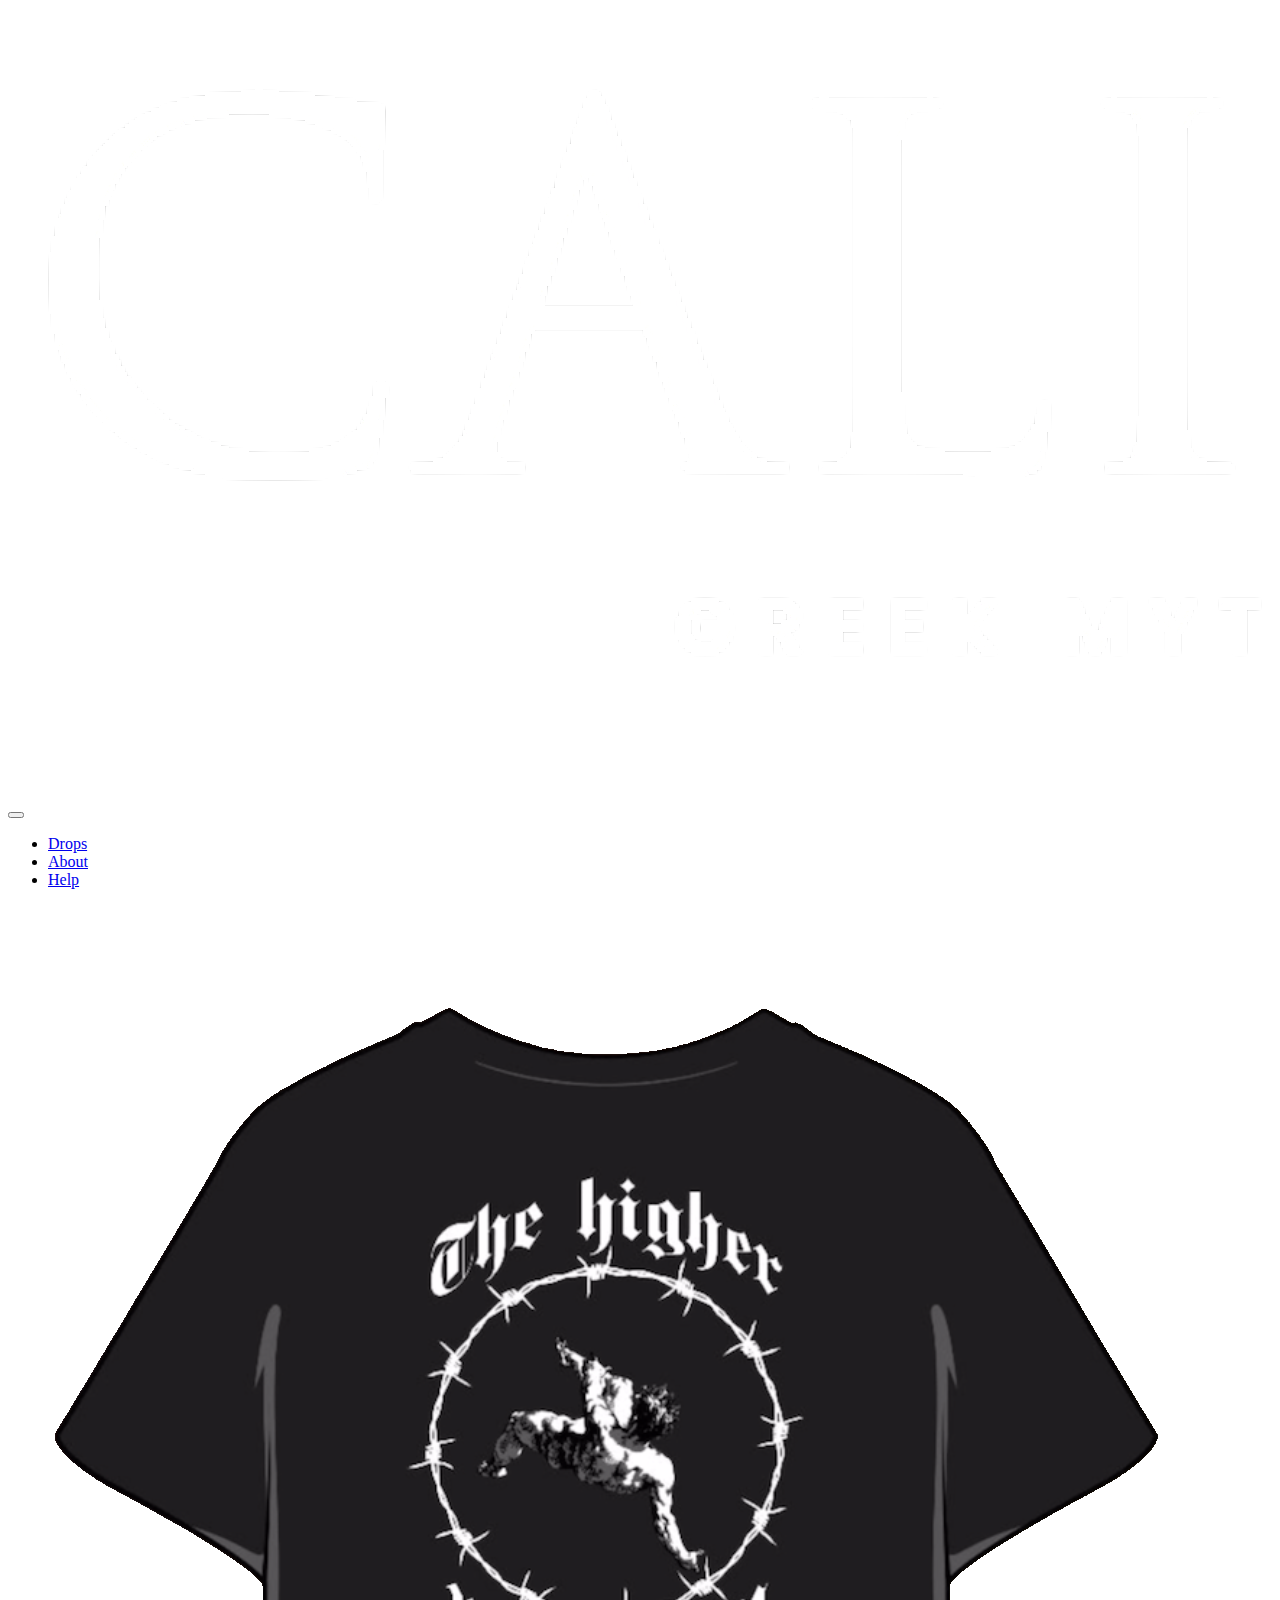
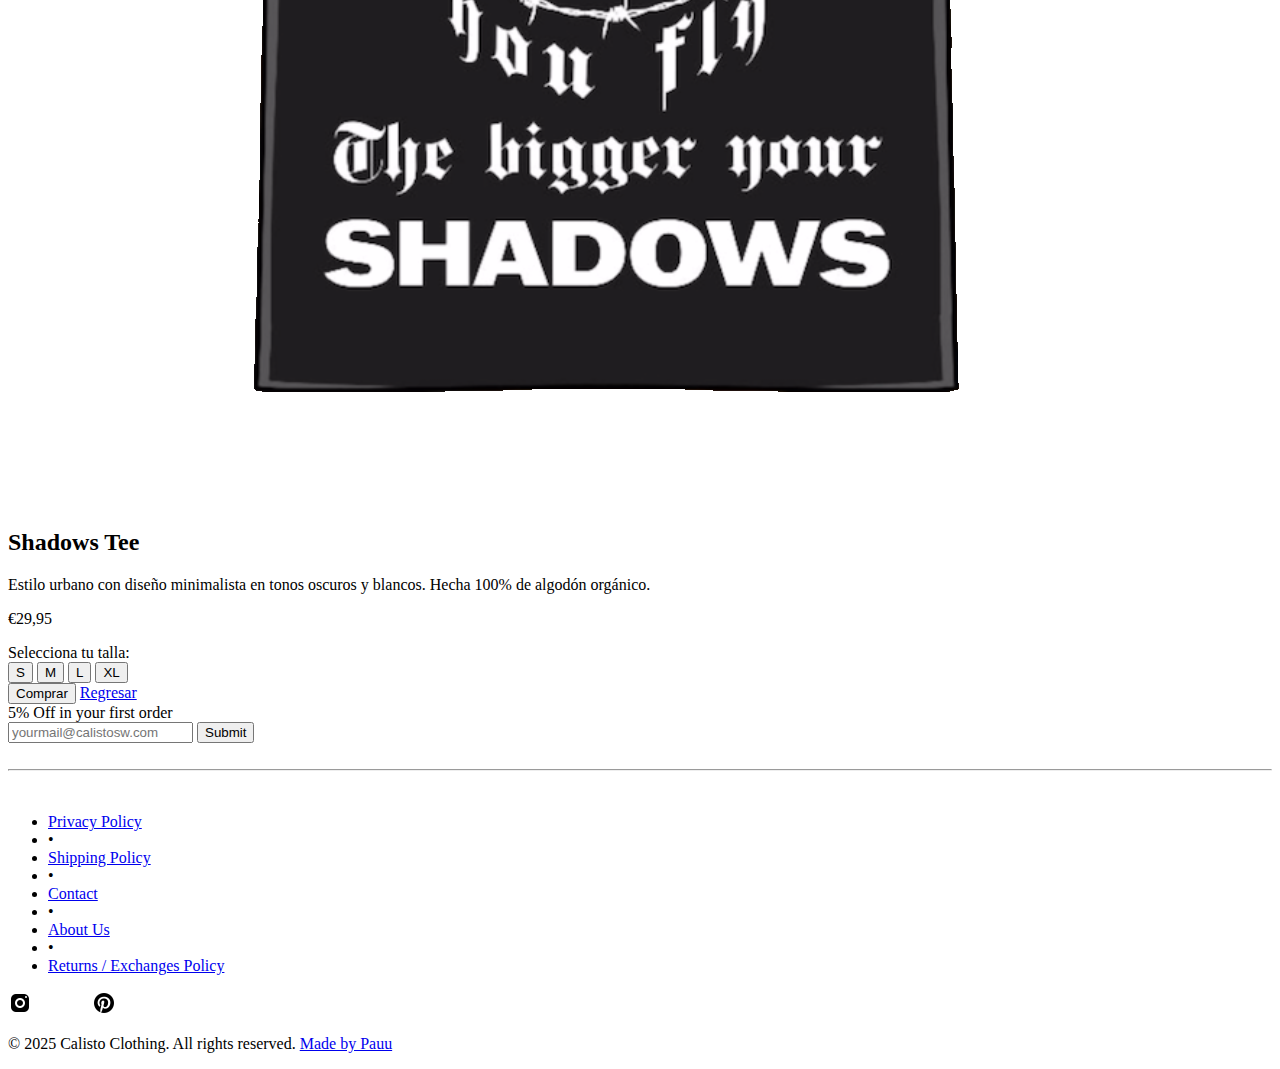
<file: shadowsblacktee.html>
<!DOCTYPE html>
<html lang="es">
<head>
  <meta charset="UTF-8" />
  <meta name="viewport" content="width=device-width, initial-scale=1.0"/>
  <meta name="Author" content="Pau Leandrez Gomez"/>
  <meta name="description" content="Tienda de ropa urbana para jóvenes.">
  <meta name="Keywords" content="Ropa,StreetWear,clothing,style">  

  <title>Calisto Shop</title>
  <link rel="icon" type="image/x-icon" href="images/favicon.png"/>
  <script src="script.js"></script>
  <link rel="stylesheet" href="styles.css">
</head>
<body>

  <header>
    <div class="logo">
      <a href="index.html"><img src="images/logo.png" alt="Logo"></a>
    </div>
    
    <button class="hamburger">
      <span></span>
      <span></span>
      <span></span>
    </button>
    
    <nav class="navcenter">
      <ul>
        <li><a href="drops.html">Drops</a></li>
        <li><a href="about.html">About</a></li>
        <li><a href="help.html">Help</a></li>
      </ul>
    </nav>
    
    <div class="overlay"></div>
  </header>

  <article>
    <div class="product-card">
      <img src="images/blacktee.png" alt="Shadows Black Tee" class="product-image">
      <div class="product-info">
        <h2>Shadows Tee</h2>
        <p class="product-description">Estilo urbano con diseño minimalista en tonos oscuros y blancos. Hecha 100% de algodón orgánico.</p>
        <p class="product-price">€29,95</p>
        <div class="product-sizes">
          <span>Selecciona tu talla:</span>
          <div class="size-buttons">
            <button class="size-button">S</button>
            <button class="size-button">M</button>
            <button class="size-button">L</button>
            <button class="size-button">XL</button>
          </div>
        </div>        
        <div class="product-buttons">
          <button class="buy-button">Comprar</button>
          <a href="index.html" class="back-button">Regresar</a>
        </div>        
      </div>
      
    </div>    
  </article>


  <footer>
    
    <div>5% Off in your first order</div>
    <form action="mailto:leandrezgo@esat-alumni.com" method="post" enctype="text/plain" name="form1">
      <input class="inputcont" type="email" placeholder="yourmail@calistosw.com">
      <input class="inputcont" type="submit" value="Submit">
    </form>
    <br>
    <hr>
    <br>
    <ul class="footer-links">
      <li><a href="privacythings.html">Privacy Policy</a></li>
      <li>•</li>
      <li><a href="privacythings.html">Shipping Policy</a></li>
      <li>•</li>
      <li><a href="help.html">Contact</a></li>
      <li>•</li>
      <li><a href="about.html">About Us</a></li>
      <li>•</li>
      <li><a href="privacythings.html">Returns / Exchanges Policy</a></li>
    </ul>
  
    <div class="social-icons">
      <a href="#"><img src="images/instagram.png" alt="Instagram"></a>
      <a href="#"><img src="images/twitter.png" alt="Twitter"></a>
      <a href="#"><img src="images/facebook.png" alt="Facebook"></a>
      <a href="#"><img src="images/pinterest.png" alt="Pinterest"></a>
    </div>
  
    <p class="footer-copy">© 2025 Calisto Clothing. All rights reserved. <a class="nostyle" href="curriculum/cv.html" target="_blank">Made by Pauu</a></p>
  </footer>

</body>
</html>
</file>
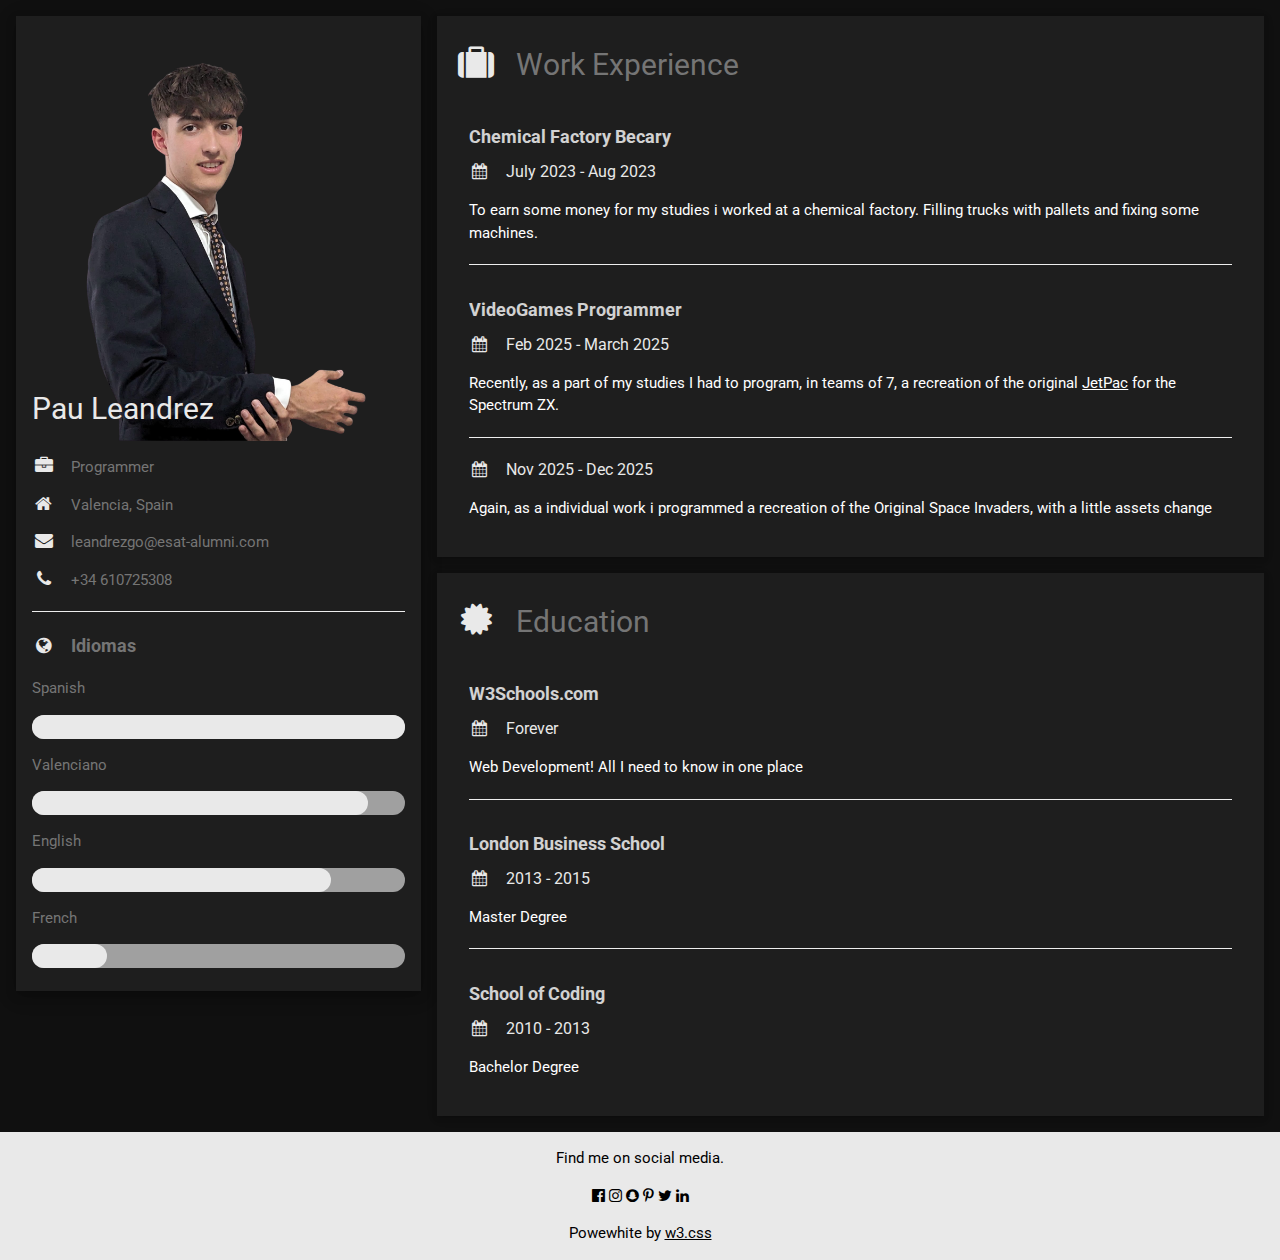
<file: curriculum/cv.html>
<!DOCTYPE html>
<html>
<head>
<title>W3.CSS Template</title>
<meta charset="UTF-8">
<meta name="viewport" content="width=device-width, initial-scale=1">
<link rel="stylesheet" href="styles.css">
<link rel='stylesheet' href='https://fonts.googleapis.com/css?family=Roboto'>
<link rel="stylesheet" href="https://cdnjs.cloudflare.com/ajax/libs/font-awesome/4.7.0/css/font-awesome.min.css">
<style>
html,body,h1,h2,h3,h4,h5,h6 {font-family: "Roboto", sans-serif}
.colorcito{
  color:#e9e9e9;
}
.bordecito{
  border-radius: 50;
}
</style>
</head>
<body class="w3-black">

<!-- Page Container -->
<div class="w3-content w3-margin-top " style="max-width:1400px; ">

  <!-- The Grid -->
  <div class="w3-row-padding">
  
    <!-- Left Column -->
    <div class="w3-third">
    
      <div class="w3-dark-grey w3-text-grey w3-card-4">
        <div class="w3-display-container">
          <img src="picture.png" style="width:100%" alt="Avatar">
          <div class="w3-display-bottomleft w3-container w3-text-black">
            <h2 class="colorcito">Pau Leandrez</h2>
          </div>
        </div>
        <div class="w3-container">
          <p><i class="fa fa-briefcase fa-fw w3-margin-right w3-large w3-text-white"></i>Programmer</p>
          <p><i class="fa fa-home fa-fw w3-margin-right w3-large w3-text-white"></i>Valencia, Spain</p>
          <p><i class="fa fa-envelope fa-fw w3-margin-right w3-large w3-text-white"></i>leandrezgo@esat-alumni.com</p>
          <p><i class="fa fa-phone fa-fw w3-margin-right w3-large w3-text-white"></i>+34 610725308</p>
          <hr>

          <p class="w3-large w3-text-theme"><b><i class="fa fa-globe fa-fw w3-margin-right w3-text-white"></i>Idiomas</b></p>
          <p>Spanish</p>
          <div class="w3-light-grey w3-round-xlarge">
            <div class="w3-round-xlarge w3-white" style="height:24px;width:100%"></div>
          </div>
          <p>Valenciano</p>
          <div class="w3-light-grey w3-round-xlarge">
            <div class="w3-round-xlarge w3-white" style="height:24px;width:90%"></div>
          </div>
          <p>English</p>
          <div class="w3-light-grey w3-round-xlarge">
            <div class="w3-round-xlarge w3-white" style="height:24px;width:80%"></div>
          </div>
          <p>French</p>
          <div class="w3-light-grey w3-round-xlarge">
            <div class="w3-round-xlarge w3-white" style="height:24px;width:20%"></div>
          </div>
          <br>
        </div>
      </div><br>

    <!-- End Left Column -->
    </div>

    <!-- Right Column -->
    <div class="w3-twothird bordecito">
    
      <div class="w3-container w3-card w3-dark-grey w3-margin-bottom">
        <h2 class="w3-text-grey w3-padding-16"><i class="fa fa-suitcase fa-fw w3-margin-right w3-xxlarge w3-text-white"></i>Work Experience</h2>
        <div class="w3-container">
          <h5 class="w3-opacity"><b>Chemical Factory Becary</b></h5>
          <h6 class="w3-text-white"><i class="fa fa-calendar fa-fw w3-margin-right"></i>July 2023 - Aug 2023</span></h6>
          <p>To earn some money for my studies i worked at a chemical factory. Filling trucks with pallets and fixing some machines.</p>
          <hr>
        </div>
        <div class="w3-container">
          <h5 class="w3-opacity"><b>VideoGames Programmer</b></h5>
          <h6 class="w3-text-white"><i class="fa fa-calendar fa-fw w3-margin-right"></i>Feb 2025 - March 2025</h6>
          <p>Recently, as a part of my studies I had to program, in teams of 7, a recreation of the original <a href="">JetPac</a> for the Spectrum ZX.</p>
          <hr>

          <h6 class="w3-text-white"><i class="fa fa-calendar fa-fw w3-margin-right"></i>Nov 2025 - Dec 2025</h6>
          <p>Again, as a individual work i programmed a recreation of the Original Space Invaders, with a little assets change </p><br>
        </div>
      </div>

      <div class="w3-container w3-card w3-dark-grey">
        <h2 class="w3-text-grey w3-padding-16"><i class="fa fa-certificate fa-fw w3-margin-right w3-xxlarge w3-text-white"></i>Education</h2>
        <div class="w3-container">
          <h5 class="w3-opacity"><b>W3Schools.com</b></h5>
          <h6 class="w3-text-white"><i class="fa fa-calendar fa-fw w3-margin-right"></i>Forever</h6>
          <p>Web Development! All I need to know in one place</p>
          <hr>
        </div>
        <div class="w3-container">
          <h5 class="w3-opacity"><b>London Business School</b></h5>
          <h6 class="w3-text-white"><i class="fa fa-calendar fa-fw w3-margin-right"></i>2013 - 2015</h6>
          <p>Master Degree</p>
          <hr>
        </div>
        <div class="w3-container">
          <h5 class="w3-opacity"><b>School of Coding</b></h5>
          <h6 class="w3-text-white"><i class="fa fa-calendar fa-fw w3-margin-right"></i>2010 - 2013</h6>
          <p>Bachelor Degree</p><br>
        </div>
      </div>

    <!-- End Right Column -->
    </div>
    
  <!-- End Grid -->
  </div>
  
  <!-- End Page Container -->
</div>

<footer class="w3-container w3-white w3-center w3-margin-top">
  <p>Find me on social media.</p>
  <i class="fa fa-facebook-official w3-hover-opacity"></i>
  <i class="fa fa-instagram w3-hover-opacity"></i>
  <i class="fa fa-snapchat w3-hover-opacity"></i>
  <i class="fa fa-pinterest-p w3-hover-opacity"></i>
  <i class="fa fa-twitter w3-hover-opacity"></i>
  <i class="fa fa-linkedin w3-hover-opacity"></i>
  <p>Powewhite by <a href="https://www.w3schools.com/w3css/default.asp" target="_blank">w3.css</a></p>
</footer>

</body>
</html>
</file>
<file: styles.css>

</file>
<file: curriculum/styles.css>
/* W3.CSS 4.15 December 2020 by Jan Egil and Borge Refsnes */
html{box-sizing:border-box}*,*:before,*:after{box-sizing:inherit}
/* Extract from normalize.css by Nicolas Gallagher and Jonathan Neal git.io/normalize */
html{-ms-text-size-adjust:100%;-webkit-text-size-adjust:100%}body{margin:0}
article,aside,details,figcaption,figure,footer,header,main,menu,nav,section{display:block}summary{display:list-item}
audio,canvas,progress,video{display:inline-block}progress{vertical-align:baseline}
audio:not([controls]){display:none;height:0}[hidden],template{display:none}
a{background-color:transparent}a:active,a:hover{outline-width:0}
abbr[title]{border-bottom:none;text-decoration:underline;text-decoration:underline dotted}
b,strong{font-weight:bolder}dfn{font-style:italic}mark{background:#ff0;color:#000}
small{font-size:80%}sub,sup{font-size:75%;line-height:0;position:relative;vertical-align:baseline}
sub{bottom:-0.25em}sup{top:-0.5em}figure{margin:1em 40px}img{border-style:none}
code,kbd,pre,samp{font-family:monospace,monospace;font-size:1em}hr{box-sizing:content-box;height:0;overflow:visible}
button,input,select,textarea,optgroup{font:inherit;margin:0}optgroup{font-weight:bold}
button,input{overflow:visible}button,select{text-transform:none}
button,[type=button],[type=reset],[type=submit]{-webkit-appearance:button}
button::-moz-focus-inner,[type=button]::-moz-focus-inner,[type=reset]::-moz-focus-inner,[type=submit]::-moz-focus-inner{border-style:none;padding:0}
button:-moz-focusring,[type=button]:-moz-focusring,[type=reset]:-moz-focusring,[type=submit]:-moz-focusring{outline:1px dotted ButtonText}
fieldset{border:1px solid #c0c0c0;margin:0 2px;padding:.35em .625em .75em}
legend{color:inherit;display:table;max-width:100%;padding:0;white-space:normal}textarea{overflow:auto}
[type=checkbox],[type=radio]{padding:0}
[type=number]::-webkit-inner-spin-button,[type=number]::-webkit-outer-spin-button{height:auto}
[type=search]{-webkit-appearance:textfield;outline-offset:-2px}
[type=search]::-webkit-search-decoration{-webkit-appearance:none}
::-webkit-file-upload-button{-webkit-appearance:button;font:inherit}
/* End extract */
html,body{font-family:Verdana,sans-serif;font-size:15px;line-height:1.5}html{overflow-x:hidden}
h1{font-size:36px}h2{font-size:30px}h3{font-size:24px}h4{font-size:20px}h5{font-size:18px}h6{font-size:16px}
.w3-serif{font-family:serif}.w3-sans-serif{font-family:sans-serif}.w3-cursive{font-family:cursive}.w3-monospace{font-family:monospace}
h1,h2,h3,h4,h5,h6{font-family:"Segoe UI",Arial,sans-serif;font-weight:400;margin:10px 0}.w3-wide{letter-spacing:4px}
hr{border:0;border-top:1px solid #eee;margin:20px 0}
.w3-image{max-width:100%;height:auto}img{vertical-align:middle}a{color:inherit}
.w3-table,.w3-table-all{border-collapse:collapse;border-spacing:0;width:100%;display:table}.w3-table-all{border:1px solid #ccc}
.w3-bordered tr,.w3-table-all tr{border-bottom:1px solid #ddd}.w3-striped tbody tr:nth-child(even){background-color:#f1f1f1}
.w3-table-all tr:nth-child(odd){background-color:#fff}.w3-table-all tr:nth-child(even){background-color:#f1f1f1}
.w3-hoverable tbody tr:hover,.w3-ul.w3-hoverable li:hover{background-color:#ccc}.w3-centered tr th,.w3-centered tr td{text-align:center}
.w3-table td,.w3-table th,.w3-table-all td,.w3-table-all th{padding:8px 8px;display:table-cell;text-align:left;vertical-align:top}
.w3-table th:first-child,.w3-table td:first-child,.w3-table-all th:first-child,.w3-table-all td:first-child{padding-left:16px}
.w3-btn,.w3-button{border:none;display:inline-block;padding:8px 16px;vertical-align:middle;overflow:hidden;text-decoration:none;color:inherit;background-color:inherit;text-align:center;cursor:pointer;white-space:nowrap}
.w3-btn:hover{box-shadow:0 8px 16px 0 rgba(0,0,0,0.2),0 6px 20px 0 rgba(0,0,0,0.19)}
.w3-btn,.w3-button{-webkit-touch-callout:none;-webkit-user-select:none;-khtml-user-select:none;-moz-user-select:none;-ms-user-select:none;user-select:none}   
.w3-disabled,.w3-btn:disabled,.w3-button:disabled{cursor:not-allowed;opacity:0}.w3-disabled *,:disabled *{pointer-events:none}
.w3-btn.w3-disabled:hover,.w3-btn:disabled:hover{box-shadow:none}
.w3-badge,.w3-tag{background-color:#000;color:#fff;display:inline-block;padding-left:8px;padding-right:8px;text-align:center}.w3-badge{border-radius:50%}
.w3-ul{list-style-type:none;padding:0;margin:0}.w3-ul li{padding:8px 16px;border-bottom:1px solid #ddd}.w3-ul li:last-child{border-bottom:none}
.w3-tooltip,.w3-display-container{position:relative; border-radius: 10;}.w3-tooltip .w3-text{display:none}.w3-tooltip:hover .w3-text{display:inline-block}
.w3-ripple:active{opacity:0.5}.w3-ripple{transition:opacity 0s}
.w3-input{padding:8px;display:block;border:none;border-bottom:1px solid #ccc;width:100%}
.w3-select{padding:9px 0;width:100%;border:none;border-bottom:1px solid #ccc}
.w3-dropdown-click,.w3-dropdown-hover{position:relative;display:inline-block;cursor:pointer}
.w3-dropdown-hover:hover .w3-dropdown-content{display:block}
.w3-dropdown-hover:first-child,.w3-dropdown-click:hover{background-color:#ccc;color:#000}
.w3-dropdown-hover:hover > .w3-button:first-child,.w3-dropdown-click:hover > .w3-button:first-child{background-color:#ccc;color:#000}
.w3-dropdown-content{cursor:auto;color:#000;background-color:#fff;display:none;position:absolute;min-width:160px;margin:0;padding:0;z-index:1}
.w3-check,.w3-radio{width:24px;height:24px;position:relative;top:6px}
.w3-sidebar{height:100%;width:200px;background-color:#fff;position:fixed!important;z-index:1;overflow:auto}
.w3-bar-block .w3-dropdown-hover,.w3-bar-block .w3-dropdown-click{width:100%}
.w3-bar-block .w3-dropdown-hover .w3-dropdown-content,.w3-bar-block .w3-dropdown-click .w3-dropdown-content{min-width:100%}
.w3-bar-block .w3-dropdown-hover .w3-button,.w3-bar-block .w3-dropdown-click .w3-button{width:100%;text-align:left;padding:8px 16px}
.w3-main,#main{transition:margin-left .4s}
.w3-modal{z-index:3;display:none;padding-top:100px;position:fixed;left:0;top:0;width:100%;height:100%;overflow:auto;background-color:rgb(0,0,0);background-color:rgba(0,0,0,0.4)}
.w3-modal-content{margin:auto;background-color:#fff;position:relative;padding:0;outline:0;width:600px}
.w3-bar{width:100%;overflow:hidden}.w3-center .w3-bar{display:inline-block;width:auto}
.w3-bar .w3-bar-item{padding:8px 16px;float:left;width:auto;border:none;display:block;outline:0}
.w3-bar .w3-dropdown-hover,.w3-bar .w3-dropdown-click{position:static;float:left}
.w3-bar .w3-button{white-space:normal}
.w3-bar-block .w3-bar-item{width:100%;display:block;padding:8px 16px;text-align:left;border:none;white-space:normal;float:none;outline:0}
.w3-bar-block.w3-center .w3-bar-item{text-align:center}.w3-block{display:block;width:100%}
.w3-responsive{display:block;overflow-x:auto}
.w3-container:after,.w3-container:before,.w3-panel:after,.w3-panel:before,.w3-row:after,.w3-row:before,.w3-row-padding:after,.w3-row-padding:before,
.w3-cell-row:before,.w3-cell-row:after,.w3-clear:after,.w3-clear:before,.w3-bar:before,.w3-bar:after{content:"";display:table;clear:both; border-radius: 10;}
.w3-col,.w3-half,.w3-third,.w3-twothird,.w3-threequarter,.w3-quarter{float:left; width:100%;border-radius: 10;}
.w3-col.s1{width:8.33333%}.w3-col.s2{width:16.66666%}.w3-col.s3{width:24.99999%}.w3-col.s4{width:33.33333%}
.w3-col.s5{width:41.66666%}.w3-col.s6{width:49.99999%}.w3-col.s7{width:58.33333%}.w3-col.s8{width:66.66666%}
.w3-col.s9{width:74.99999%}.w3-col.s10{width:83.33333%}.w3-col.s11{width:91.66666%}.w3-col.s12{width:99.99999%}
@media (min-width:601px){.w3-col.m1{width:8.33333%}.w3-col.m2{width:16.66666%}.w3-col.m3,.w3-quarter{width:24.99999%}.w3-col.m4,.w3-third{width:33.33333%; border-radius: 10;}
.w3-col.m5{width:41.66666%}.w3-col.m6,.w3-half{width:49.99999%}.w3-col.m7{width:58.33333%}.w3-col.m8,.w3-twothird{width:66.66666%}
.w3-col.m9,.w3-threequarter{width:74.99999%}.w3-col.m10{width:83.33333%}.w3-col.m11{width:91.66666%}.w3-col.m12{width:99.99999%}}
@media (min-width:993px){.w3-col.l1{width:8.33333%}.w3-col.l2{width:16.66666%}.w3-col.l3{width:24.99999%}.w3-col.l4{width:33.33333%}
.w3-col.l5{width:41.66666%}.w3-col.l6{width:49.99999%}.w3-col.l7{width:58.33333%}.w3-col.l8{width:66.66666%}
.w3-col.l9{width:74.99999%}.w3-col.l10{width:83.33333%}.w3-col.l11{width:91.66666%}.w3-col.l12{width:99.99999%}}
.w3-rest{overflow:hidden}.w3-stretch{margin-left:-16px;margin-right:-16px}
.w3-content,.w3-auto{margin-left:auto;margin-right:auto}.w3-content{max-width:980px}.w3-auto{max-width:1140px}
.w3-cell-row{display:table;width:100%}.w3-cell{display:table-cell}
.w3-cell-top{vertical-align:top}.w3-cell-middle{vertical-align:middle}.w3-cell-bottom{vertical-align:bottom}
.w3-hide{display:none!important}.w3-show-block,.w3-show{display:block!important}.w3-show-inline-block{display:inline-block!important}
@media (max-width:1205px){.w3-auto{max-width:95%}}
@media (max-width:600px){.w3-modal-content{margin:0 10px;width:auto!important}.w3-modal{padding-top:30px}
.w3-dropdown-hover.w3-mobile .w3-dropdown-content,.w3-dropdown-click.w3-mobile .w3-dropdown-content{position:relative}	
.w3-hide-small{display:none!important}.w3-mobile{display:block;width:100%!important}.w3-bar-item.w3-mobile,.w3-dropdown-hover.w3-mobile,.w3-dropdown-click.w3-mobile{text-align:center}
.w3-dropdown-hover.w3-mobile,.w3-dropdown-hover.w3-mobile .w3-btn,.w3-dropdown-hover.w3-mobile .w3-button,.w3-dropdown-click.w3-mobile,.w3-dropdown-click.w3-mobile .w3-btn,.w3-dropdown-click.w3-mobile .w3-button{width:100%}}
@media (max-width:768px){.w3-modal-content{width:500px}.w3-modal{padding-top:50px}}
@media (min-width:993px){.w3-modal-content{width:900px}.w3-hide-large{display:none!important}.w3-sidebar.w3-collapse{display:block!important}}
@media (max-width:992px) and (min-width:601px){.w3-hide-medium{display:none!important}}
@media (max-width:992px){.w3-sidebar.w3-collapse{display:none}.w3-main{margin-left:0!important;margin-right:0!important}.w3-auto{max-width:100%}}
.w3-top,.w3-bottom{position:fixed;width:100%;z-index:1}.w3-top{top:0}.w3-bottom{bottom:0}
.w3-overlay{position:fixed;display:none;width:100%;height:100%;top:0;left:0;right:0;bottom:0;background-color:rgba(0,0,0,0.5);z-index:2}
.w3-display-topleft{position:absolute;left:0;top:0}.w3-display-topright{position:absolute;right:0;top:0}
.w3-display-bottomleft{position:absolute;left:0;bottom:0}.w3-display-bottomright{position:absolute;right:0;bottom:0}
.w3-display-middle{position:absolute;top:50%;left:50%;transform:translate(-50%,-50%);-ms-transform:translate(-50%,-50%)}
.w3-display-left{position:absolute;top:50%;left:0%;transform:translate(0%,-50%);-ms-transform:translate(-0%,-50%)}
.w3-display-right{position:absolute;top:50%;right:0%;transform:translate(0%,-50%);-ms-transform:translate(0%,-50%)}
.w3-display-topmiddle{position:absolute;left:50%;top:0;transform:translate(-50%,0%);-ms-transform:translate(-50%,0%)}
.w3-display-bottommiddle{position:absolute;left:50%;bottom:0;transform:translate(-50%,0%);-ms-transform:translate(-50%,0%)}
.w3-display-container:hover .w3-display-hover{display:block}.w3-display-container:hover span.w3-display-hover{display:inline-block}.w3-display-hover{display:none}
.w3-display-position{position:absolute}
.w3-circle{border-radius:50%}
.w3-round-small{border-radius:2px}.w3-round,.w3-round-medium{border-radius:4px}.w3-round-large{border-radius:8px}.w3-round-xlarge{border-radius:16px}.w3-round-xxlarge{border-radius:32px}
.w3-row-padding,.w3-row-padding>.w3-half,.w3-row-padding>.w3-third,.w3-row-padding>.w3-twothird,.w3-row-padding>.w3-threequarter,.w3-row-padding>.w3-quarter,.w3-row-padding>.w3-col{padding:0 8px; border-radius: 10;}
.w3-container,.w3-panel{padding:0.01em 16px}.w3-panel{margin-top:16px;margin-bottom:16px; border-radius: 10;}
.w3-code,.w3-codespan{font-family:Consolas,"courier new";font-size:16px}
.w3-code{width:auto;background-color:#fff;padding:8px 12px;border-left:4px solid #4CAF50;word-wrap:break-word}
.w3-codespan{color:#e91e47;background-color:#f1f1f1;padding-left:4px;padding-right:4px;font-size:110%}
.w3-card,.w3-card-2{box-shadow:0 2px 5px 0 rgba(0,0,0,0.16),0 2px 10px 0 rgba(0,0,0,0.12)}
.w3-card-4,.w3-hover-shadow:hover{box-shadow:0 4px 10px 0 rgba(0,0,0,0.2),0 4px 20px 0 rgba(0,0,0,0.19)}
.w3-spin{animation:w3-spin 2s infinite linear}@keyframes w3-spin{0%{transform:rotate(0deg)}100%{transform:rotate(359deg)}}
.w3-animate-fading{animation:fading 10s infinite}@keyframes fading{0%{opacity:0}50%{opacity:1}100%{opacity:0}}
.w3-animate-opacity{animation:opac 0.8s}@keyframes opac{from{opacity:0} to{opacity:1}}
.w3-animate-top{position:relative;animation:animatetop 0.4s}@keyframes animatetop{from{top:-300px;opacity:0} to{top:0;opacity:1}}
.w3-animate-left{position:relative;animation:animateleft 0.4s}@keyframes animateleft{from{left:-300px;opacity:0} to{left:0;opacity:1}}
.w3-animate-right{position:relative;animation:animateright 0.4s}@keyframes animateright{from{right:-300px;opacity:0} to{right:0;opacity:1}}
.w3-animate-bottom{position:relative;animation:animatebottom 0.4s}@keyframes animatebottom{from{bottom:-300px;opacity:0} to{bottom:0;opacity:1}}
.w3-animate-zoom {animation:animatezoom 0.6s}@keyframes animatezoom{from{transform:scale(0)} to{transform:scale(1)}}
.w3-animate-input{transition:width 0.4s ease-in-out}.w3-animate-input:focus{width:100%!important}
.w3-opacity,.w3-hover-opacity:hover{opacity:0.8}.w3-opacity-off,.w3-hover-opacity-off:hover{opacity:1}
.w3-opacity-max{opacity:0.25}.w3-opacity-min{opacity:0.75}
.w3-greyscale-max,.w3-grayscale-max,.w3-hover-greyscale:hover,.w3-hover-grayscale:hover{filter:grayscale(100%)}
.w3-greyscale,.w3-grayscale{filter:grayscale(75%)}.w3-greyscale-min,.w3-grayscale-min{filter:grayscale(50%)}
.w3-sepia{filter:sepia(75%)}.w3-sepia-max,.w3-hover-sepia:hover{filter:sepia(100%)}.w3-sepia-min{filter:sepia(50%)}
.w3-tiny{font-size:10px!important}.w3-small{font-size:12px!important}.w3-medium{font-size:15px!important}.w3-large{font-size:18px!important}
.w3-xlarge{font-size:24px!important}.w3-xxlarge{font-size:36px!important}.w3-xxxlarge{font-size:48px!important}.w3-jumbo{font-size:64px!important}
.w3-left-align{text-align:left!important}.w3-right-align{text-align:right!important}.w3-justify{text-align:justify!important}.w3-center{text-align:center!important}
.w3-border-0{border:0!important}.w3-border{border:1px solid #ccc!important}
.w3-border-top{border-top:1px solid #ccc!important}.w3-border-bottom{border-bottom:1px solid #ccc!important}
.w3-border-left{border-left:1px solid #ccc!important}.w3-border-right{border-right:1px solid #ccc!important}
.w3-topbar{border-top:6px solid #ccc!important}.w3-bottombar{border-bottom:6px solid #ccc!important}
.w3-leftbar{border-left:6px solid #ccc!important}.w3-rightbar{border-right:6px solid #ccc!important}
.w3-section,.w3-code{margin-top:16px!important;margin-bottom:16px!important}
.w3-margin{margin:16px!important}.w3-margin-top{margin-top:16px!important}.w3-margin-bottom{margin-bottom:16px!important}
.w3-margin-left{margin-left:16px!important}.w3-margin-right{margin-right:16px!important}
.w3-padding-small{padding:4px 8px!important}.w3-padding{padding:8px 16px!important}.w3-padding-large{padding:12px 24px!important}
.w3-padding-16{padding-top:16px!important;padding-bottom:16px!important}.w3-padding-24{padding-top:24px!important;padding-bottom:24px!important}
.w3-padding-32{padding-top:32px!important;padding-bottom:32px!important}.w3-padding-48{padding-top:48px!important;padding-bottom:48px!important}
.w3-padding-64{padding-top:64px!important;padding-bottom:64px!important}
.w3-padding-top-64{padding-top:64px!important}.w3-padding-top-48{padding-top:48px!important}
.w3-padding-top-32{padding-top:32px!important}.w3-padding-top-24{padding-top:24px!important}
.w3-left{float:left!important}.w3-right{float:right!important}
.w3-button:hover{color:#000!important;background-color:#ccc!important}
.w3-transparent,.w3-hover-none:hover{background-color:transparent!important}
.w3-hover-none:hover{box-shadow:none!important}
/* Colors */
.w3-amber,.w3-hover-amber:hover{color:#000!important;background-color:#ffc107!important}
.w3-aqua,.w3-hover-aqua:hover{color:#000!important;background-color:#00ffff!important}
.w3-blue,.w3-hover-blue:hover{color:#fff!important;background-color:#2196F3!important}
.w3-light-blue,.w3-hover-light-blue:hover{color:#000!important;background-color:#87CEEB!important}
.w3-brown,.w3-hover-brown:hover{color:#fff!important;background-color:#795548!important}
.w3-cyan,.w3-hover-cyan:hover{color:#000!important;background-color:#00bcd4!important}
.w3-blue-grey,.w3-hover-blue-grey:hover,.w3-blue-gray,.w3-hover-blue-gray:hover{color:#fff!important;background-color:#607d8b!important}
.w3-green,.w3-hover-green:hover{color:#fff!important;background-color:#4CAF50!important}
.w3-light-green,.w3-hover-light-green:hover{color:#000!important;background-color:#8bc34a!important}
.w3-indigo,.w3-hover-indigo:hover{color:#fff!important;background-color:#3f51b5!important}
.w3-khaki,.w3-hover-khaki:hover{color:#000!important;background-color:#f0e68c!important}
.w3-lime,.w3-hover-lime:hover{color:#000!important;background-color:#cddc39!important}
.w3-orange,.w3-hover-orange:hover{color:#000!important;background-color:#ff9800!important}
.w3-deep-orange,.w3-hover-deep-orange:hover{color:#fff!important;background-color:#ff5722!important}
.w3-pink,.w3-hover-pink:hover{color:#fff!important;background-color:#e91e63!important}
.w3-purple,.w3-hover-purple:hover{color:#fff!important;background-color:#9c27b0!important}
.w3-deep-purple,.w3-hover-deep-purple:hover{color:#fff!important;background-color:#673ab7!important}
.w3-red,.w3-hover-red:hover{color:#ffffff!important;background-color:#e91e47!important}
.w3-sand,.w3-hover-sand:hover{color:#000!important;background-color:#fdf5e6!important}
.w3-teal,.w3-hover-teal:hover{color:#fff!important;background-color:#009688!important}
.w3-yellow,.w3-hover-yellow:hover{color:#000!important;background-color:#ffeb3b!important}
.w3-white,.w3-hover-white:hover{color:#000!important;background-color:#e9e9e9!important}
.w3-black,.w3-hover-black:hover{color:#fff!important;background-color:#101010!important}
.w3-grey,.w3-hover-grey:hover,.w3-gray,.w3-hover-gray:hover{color:#000!important;background-color:#9e9e9e!important}
.w3-light-grey,.w3-hover-light-grey:hover,.w3-light-gray,.w3-hover-light-gray:hover{color:#000!important;background-color:#a0a0a0!important}
.w3-dark-grey,.w3-hover-dark-grey:hover,.w3-dark-gray,.w3-hover-dark-gray:hover{color:#fff!important;background-color:#1e1e1e!important}
.w3-pale-red,.w3-hover-pale-red:hover{color:#000!important;background-color:#ffdddd!important}
.w3-pale-green,.w3-hover-pale-green:hover{color:#000!important;background-color:#ddffdd!important}
.w3-pale-yellow,.w3-hover-pale-yellow:hover{color:#000!important;background-color:#ffffcc!important}
.w3-pale-blue,.w3-hover-pale-blue:hover{color:#000!important;background-color:#ddffff!important}
.w3-text-amber,.w3-hover-text-amber:hover{color:#ffc107!important}
.w3-text-aqua,.w3-hover-text-aqua:hover{color:#00ffff!important}
.w3-text-blue,.w3-hover-text-blue:hover{color:#2196F3!important}
.w3-text-light-blue,.w3-hover-text-light-blue:hover{color:#87CEEB!important}
.w3-text-brown,.w3-hover-text-brown:hover{color:#795548!important}
.w3-text-cyan,.w3-hover-text-cyan:hover{color:#00bcd4!important}
.w3-text-blue-grey,.w3-hover-text-blue-grey:hover,.w3-text-blue-gray,.w3-hover-text-blue-gray:hover{color:#607d8b!important}
.w3-text-green,.w3-hover-text-green:hover{color:#4CAF50!important}
.w3-text-light-green,.w3-hover-text-light-green:hover{color:#8bc34a!important}
.w3-text-indigo,.w3-hover-text-indigo:hover{color:#3f51b5!important}
.w3-text-khaki,.w3-hover-text-khaki:hover{color:#b4aa50!important}
.w3-text-lime,.w3-hover-text-lime:hover{color:#cddc39!important}
.w3-text-orange,.w3-hover-text-orange:hover{color:#ff9800!important}
.w3-text-deep-orange,.w3-hover-text-deep-orange:hover{color:#ff5722!important}
.w3-text-pink,.w3-hover-text-pink:hover{color:#e91e63!important}
.w3-text-purple,.w3-hover-text-purple:hover{color:#9c27b0!important}
.w3-text-deep-purple,.w3-hover-text-deep-purple:hover{color:#673ab7!important}
.w3-text-red,.w3-hover-text-red:hover{color:#e91e47!important}
.w3-text-sand,.w3-hover-text-sand:hover{color:#fdf5e6!important}
.w3-text-teal,.w3-hover-text-teal:hover{color:#009688!important}
.w3-text-yellow,.w3-hover-text-yellow:hover{color:#d2be0e!important}
.w3-text-white,.w3-hover-text-white:hover{color:#e9e9e9!important}
.w3-text-black,.w3-hover-text-black:hover{color:#000!important}
.w3-text-grey,.w3-hover-text-grey:hover,.w3-text-gray,.w3-hover-text-gray:hover{color:#757575!important}
.w3-text-light-grey,.w3-hover-text-light-grey:hover,.w3-text-light-gray,.w3-hover-text-light-gray:hover{color:#f1f1f1!important}
.w3-text-dark-grey,.w3-hover-text-dark-grey:hover,.w3-text-dark-gray,.w3-hover-text-dark-gray:hover{color:#3a3a3a!important}
.w3-border-amber,.w3-hover-border-amber:hover{border-color:#ffc107!important}
.w3-border-aqua,.w3-hover-border-aqua:hover{border-color:#00ffff!important}
.w3-border-blue,.w3-hover-border-blue:hover{border-color:#2196F3!important}
.w3-border-light-blue,.w3-hover-border-light-blue:hover{border-color:#87CEEB!important}
.w3-border-brown,.w3-hover-border-brown:hover{border-color:#795548!important}
.w3-border-cyan,.w3-hover-border-cyan:hover{border-color:#00bcd4!important}
.w3-border-blue-grey,.w3-hover-border-blue-grey:hover,.w3-border-blue-gray,.w3-hover-border-blue-gray:hover{border-color:#607d8b!important}
.w3-border-green,.w3-hover-border-green:hover{border-color:#4CAF50!important}
.w3-border-light-green,.w3-hover-border-light-green:hover{border-color:#8bc34a!important}
.w3-border-indigo,.w3-hover-border-indigo:hover{border-color:#3f51b5!important}
.w3-border-khaki,.w3-hover-border-khaki:hover{border-color:#f0e68c!important}
.w3-border-lime,.w3-hover-border-lime:hover{border-color:#cddc39!important}
.w3-border-orange,.w3-hover-border-orange:hover{border-color:#ff9800!important}
.w3-border-deep-orange,.w3-hover-border-deep-orange:hover{border-color:#ff5722!important}
.w3-border-pink,.w3-hover-border-pink:hover{border-color:#e91e63!important}
.w3-border-purple,.w3-hover-border-purple:hover{border-color:#9c27b0!important}
.w3-border-deep-purple,.w3-hover-border-deep-purple:hover{border-color:#673ab7!important}
.w3-border-red,.w3-hover-border-red:hover{border-color:#f44336!important}
.w3-border-sand,.w3-hover-border-sand:hover{border-color:#fdf5e6!important}
.w3-border-teal,.w3-hover-border-teal:hover{border-color:#009688!important}
.w3-border-yellow,.w3-hover-border-yellow:hover{border-color:#ffeb3b!important}
.w3-border-white,.w3-hover-border-white:hover{border-color:#fff!important}
.w3-border-black,.w3-hover-border-black:hover{border-color:#000!important}
.w3-border-grey,.w3-hover-border-grey:hover,.w3-border-gray,.w3-hover-border-gray:hover{border-color:#9e9e9e!important}
.w3-border-light-grey,.w3-hover-border-light-grey:hover,.w3-border-light-gray,.w3-hover-border-light-gray:hover{border-color:#f1f1f1!important}
.w3-border-dark-grey,.w3-hover-border-dark-grey:hover,.w3-border-dark-gray,.w3-hover-border-dark-gray:hover{border-color:#616161!important}
.w3-border-pale-red,.w3-hover-border-pale-red:hover{border-color:#ffe7e7!important}.w3-border-pale-green,.w3-hover-border-pale-green:hover{border-color:#e7ffe7!important}
.w3-border-pale-yellow,.w3-hover-border-pale-yellow:hover{border-color:#ffffcc!important}.w3-border-pale-blue,.w3-hover-border-pale-blue:hover{border-color:#e7ffff!important}
</file>
